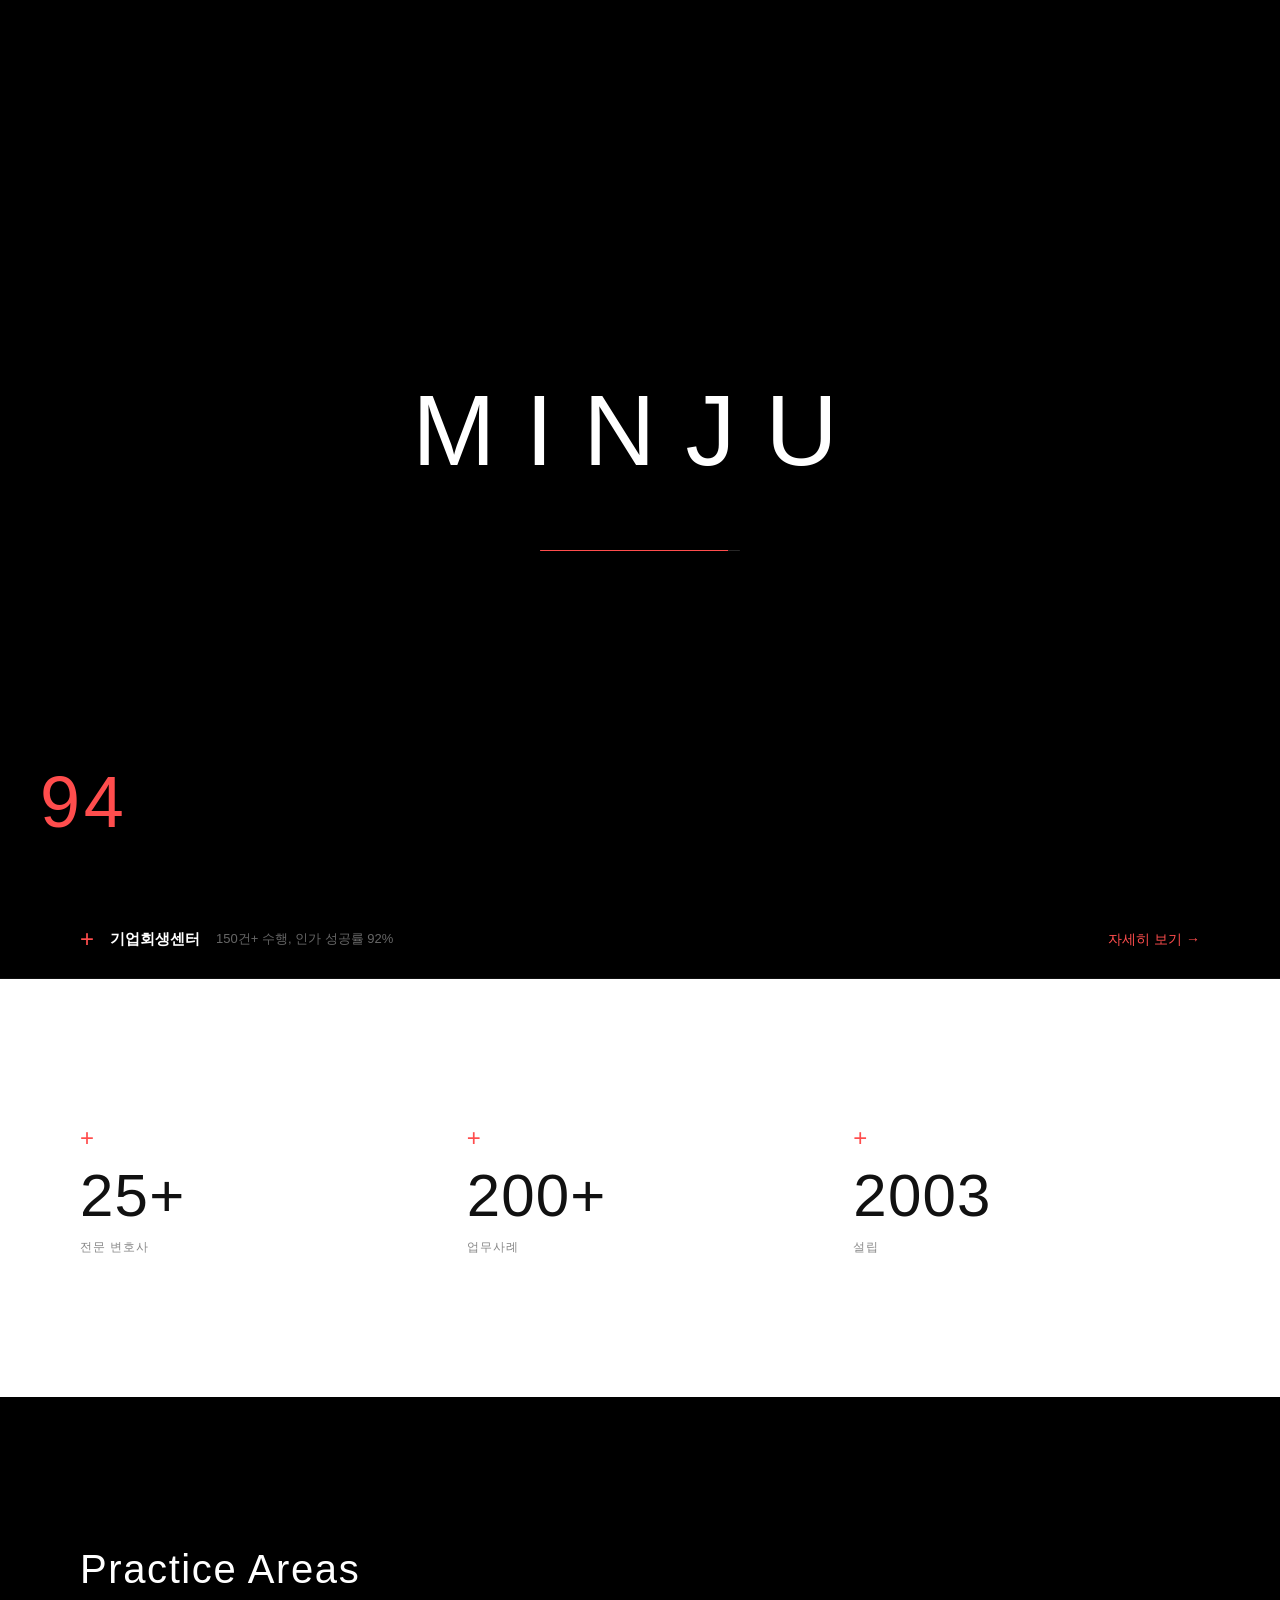
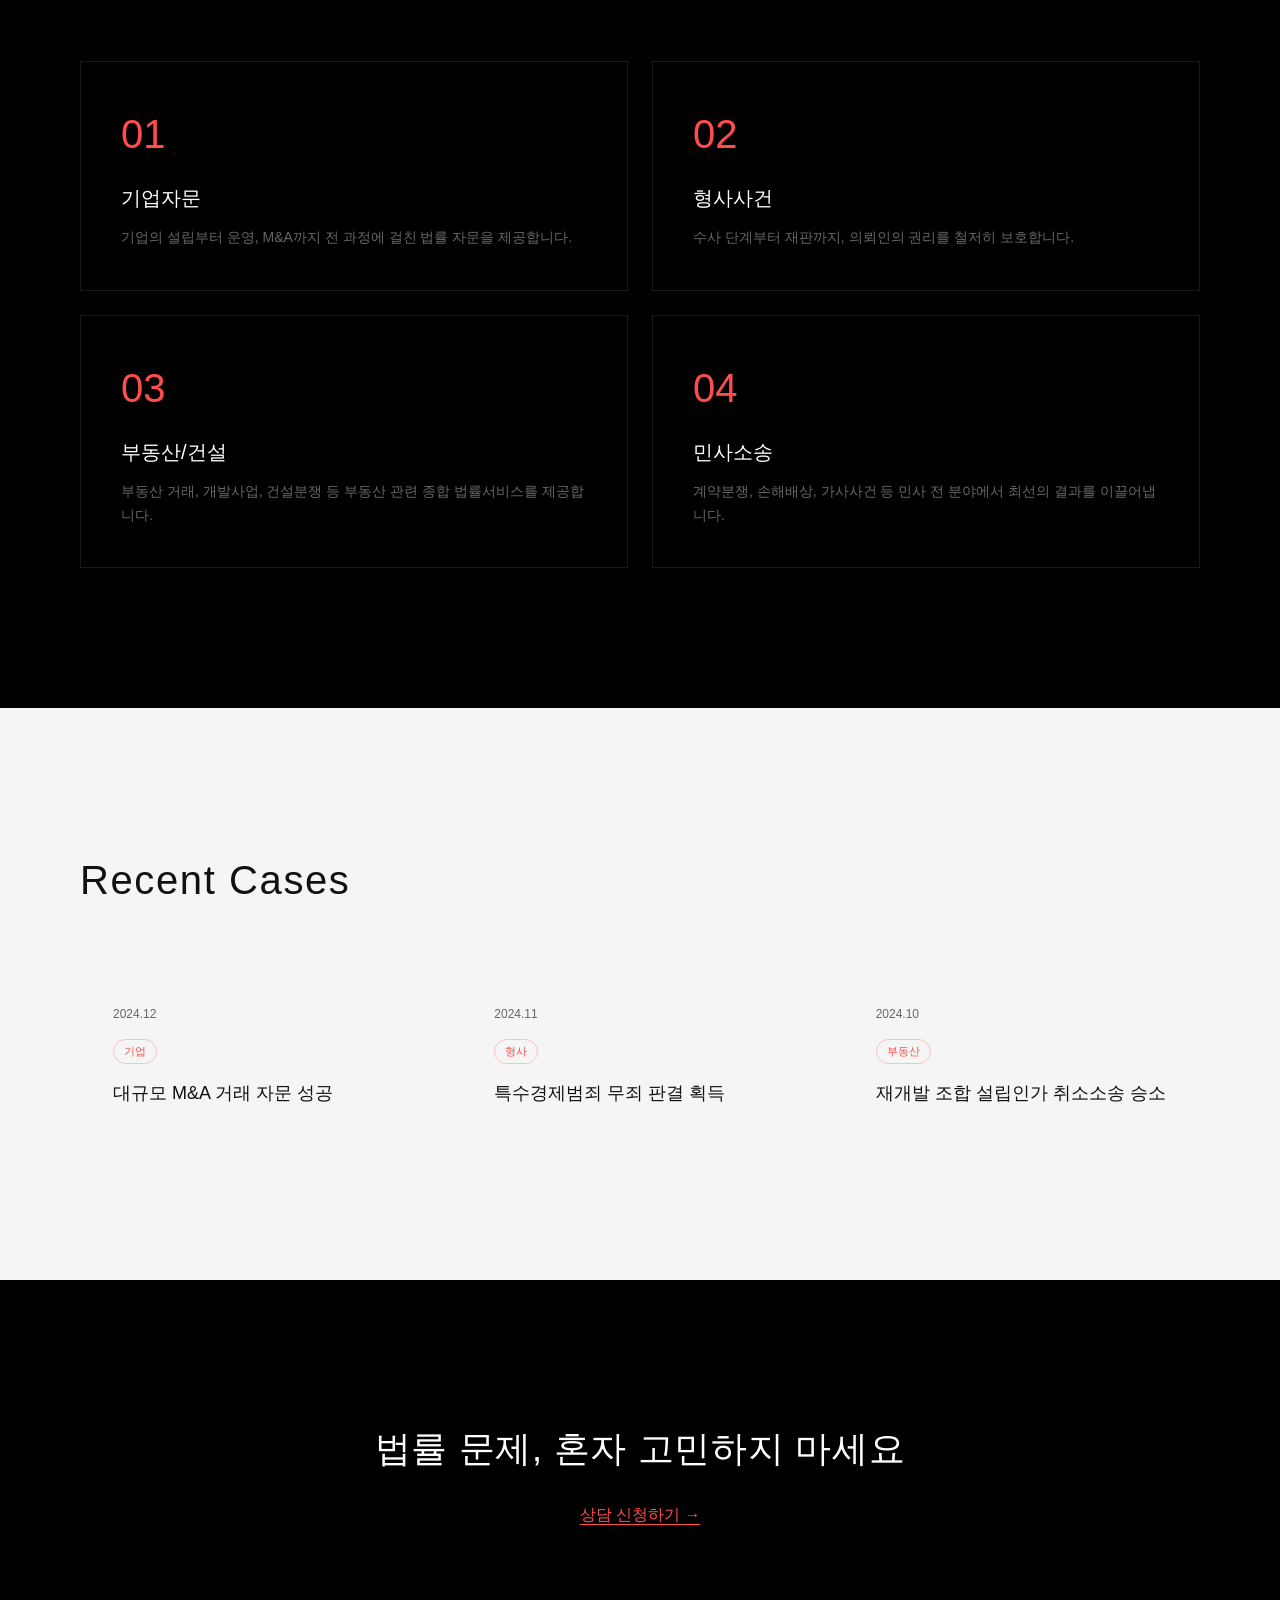
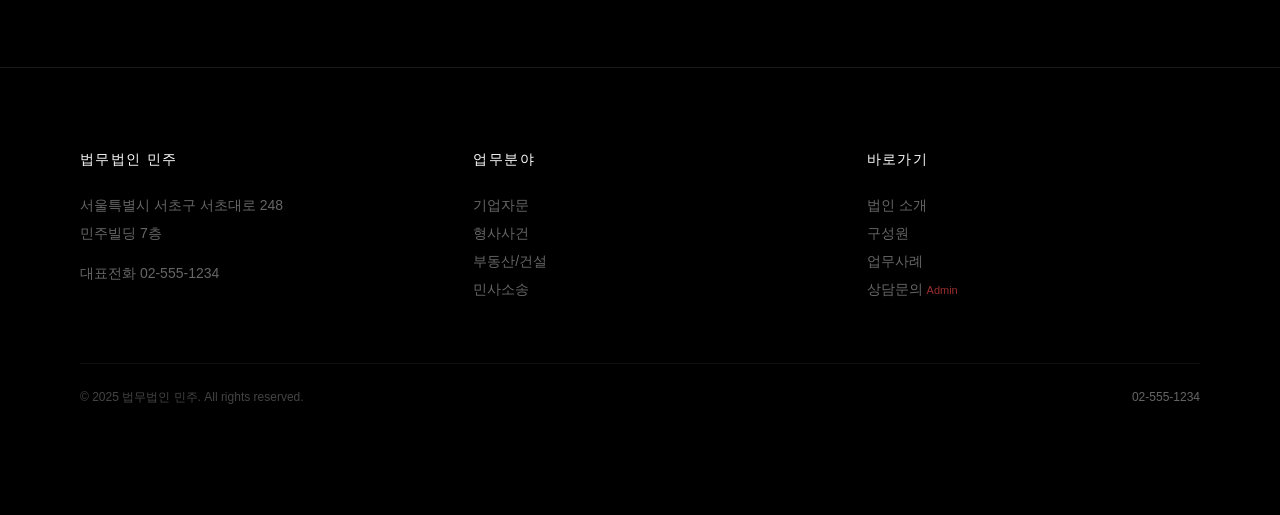
<file: index.html>
<!DOCTYPE html>
<html lang="ko">
<head>
<meta charset="UTF-8">
<meta name="viewport" content="width=device-width,initial-scale=1">
<title>MINJU | 법무법인 민주</title>
<link rel="stylesheet" href="style.css">
<style>
.index-hero{height:100vh;display:flex;flex-direction:column;align-items:center;justify-content:center;position:relative;text-align:center;overflow:hidden}
.hero-plus{position:absolute;top:80px;left:60px;font-size:120px;font-weight:100;color:#ff4d4d;line-height:1;user-select:none}
.hero-heading{font-size:80px;font-weight:200;letter-spacing:.08em;line-height:1.2}
.hero-heading-sub{font-size:80px;font-weight:200;letter-spacing:.08em;line-height:1.2;margin-top:4px}
.hero-search{position:absolute;bottom:160px;left:50%;transform:translateX(-50%);width:100%;max-width:480px;padding:0 20px}
.hero-search input{width:100%;padding:16px 28px;background:rgba(255,255,255,.05);border:1px solid rgba(255,255,255,.15);border-radius:100px;font-size:14px;color:#fff}
.hero-search input::placeholder{color:#666}
.hero-ai-link{text-align:center;margin-top:14px}
.hero-ai-link a{color:#ff4d4d;font-size:13px;text-decoration:underline;text-underline-offset:3px}
.hero-ai-link a:hover{color:#fff}
.index-body{padding-bottom:60px}
@media(max-width:768px){
  .hero-heading,.hero-heading-sub{font-size:40px}
  .hero-plus{font-size:72px;top:100px;left:20px}
  .hero-search{bottom:120px;max-width:90%}
}
@media(max-width:480px){
  .hero-heading,.hero-heading-sub{font-size:28px}
  .hero-plus{font-size:56px}
}
</style>
<style>
.loader{position:fixed;inset:0;background:#000;z-index:9999;display:flex;flex-direction:column;align-items:center;justify-content:center;transition:transform 1s cubic-bezier(0.76,0,0.24,1)}
.loader.done{transform:translateY(-100%);pointer-events:none}
.loader-text{font-size:100px;font-weight:200;letter-spacing:.3em;color:#fff;margin-bottom:40px;opacity:0;animation:loaderFadeIn .6s ease forwards}
.loader-bar-wrap{width:200px;position:relative}
.loader-bar-bg{width:100%;height:1px;background:rgba(255,255,255,.15);border-radius:1px;overflow:hidden}
.loader-bar-fill{height:100%;width:0;background:#ff4d4d;transition:width .05s linear}
.loader-counter{position:fixed;bottom:40px;left:40px;font-size:72px;font-weight:200;letter-spacing:.05em;color:#ff4d4d;font-variant-numeric:tabular-nums}
@keyframes loaderFadeIn{from{opacity:0;transform:translateY(12px)}to{opacity:1;transform:translateY(0)}}
@media(max-width:480px){.loader-text{font-size:48px;letter-spacing:.2em}.loader-bar-wrap{width:160px}}
</style>
<noscript><style>.reveal{opacity:1!important;transform:none!important}.loader{display:none!important}</style></noscript>
</head>
<body class="index-body">

<!-- LOADER -->
<div class="loader" id="loader">
  <div class="loader-text">MINJU</div>
  <div class="loader-bar-wrap">
    <div class="loader-bar-bg"><div class="loader-bar-fill" id="loaderFill"></div></div>
    <div class="loader-counter" id="loaderCount">0</div>
  </div>
</div>

<!-- NAV -->
<nav class="nav" id="nav">
  <a href="index.html" class="nav-logo">MINJU</a>
  <div class="nav-links">
    <a href="about.html">소개</a>
    <a href="practice.html">업무분야</a>
    <a href="recovery.html" style="color:#ff4d4d">기업회생센터</a>
    <a href="team.html">구성원</a>
    <a href="cases.html">업무사례</a>
    <a href="contact.html">상담문의</a>
    <a href="admin.html" style="color:#ff4d4d;font-size:11px;opacity:0.6">Admin</a>
  </div>
  <button class="hamburger" id="hamburger" aria-label="메뉴">
    <span></span><span></span><span></span>
  </button>
</nav>
<div class="mobile-menu" id="mobileMenu">
  <a href="about.html">소개</a>
  <a href="practice.html">업무분야</a>
    <a href="recovery.html" style="color:#ff4d4d">기업회생센터</a>
  <a href="team.html">구성원</a>
  <a href="cases.html">업무사례</a>
  <a href="contact.html">상담문의</a>
    <a href="admin.html" style="color:#ff4d4d;font-size:11px;opacity:0.6">Admin</a>
</div>

<!-- HERO -->
<section class="index-hero" style="background:linear-gradient(180deg,rgba(0,0,0,0.55) 0%,rgba(0,0,0,0.35) 40%,rgba(0,0,0,0.85) 100%),url(hero-bg.jpg) center/cover no-repeat;">
  <div class="hero-plus">+</div>
  <h1 class="hero-heading" style="position:relative;z-index:2">Your Trust.</h1>
  <p class="hero-heading-sub" style="position:relative;z-index:2">Our Commitment. Justice Delivered.</p>
  <div class="hero-search">
    <input type="text" placeholder="어떤 법률 문제가 있으신가요?">
    <div class="hero-ai-link"><a href="contact.html">상담 신청하기</a></div>
  </div>
  <div class="scroll-arrow">&#8595;</div>
</section>


<!-- 기업회생센터 배너 -->
<section style="padding:0;border-bottom:1px solid rgba(255,255,255,0.06)">
  <a href="recovery.html" class="recovery-banner-inner" style="display:flex;align-items:center;justify-content:space-between;padding:20px 40px;max-width:1200px;margin:0 auto;text-decoration:none;transition:background 0.3s" onmouseover="this.style.background='rgba(255,77,77,0.05)'" onmouseout="this.style.background='transparent'">
    <div style="display:flex;align-items:center;gap:16px">
      <span style="color:#ff4d4d;font-size:24px;font-weight:100">+</span>
      <span style="color:#fff;font-size:15px;font-weight:600">기업회생센터</span>
      <span style="color:#666;font-size:13px">150건+ 수행, 인가 성공률 92%</span>
    </div>
    <span style="color:#ff4d4d;font-size:14px">자세히 보기 &#8594;</span>
  </a>
</section>

<!-- STATS -->
<section class="section section-light">
  <div class="container">
    <div class="stats-grid reveal">
      <div class="stat-item">
        <div class="stat-plus">+</div>
        <div class="stat-number">25+</div>
        <div class="stat-label">전문 변호사</div>
      </div>
      <div class="stat-item">
        <div class="stat-plus">+</div>
        <div class="stat-number">200+</div>
        <div class="stat-label">업무사례</div>
      </div>
      <div class="stat-item">
        <div class="stat-plus">+</div>
        <div class="stat-number">2003</div>
        <div class="stat-label">설립</div>
      </div>
    </div>
  </div>
</section>

<!-- PRACTICE AREAS PREVIEW -->
<section class="section">
  <div class="container">
    <h2 class="section-title reveal">Practice Areas</h2>
    <div class="practice-grid">
      <div class="practice-card reveal">
        <div class="num">01</div>
        <h3>기업자문</h3>
        <p>기업의 설립부터 운영, M&amp;A까지 전 과정에 걸친 법률 자문을 제공합니다.</p>
      </div>
      <div class="practice-card reveal">
        <div class="num">02</div>
        <h3>형사사건</h3>
        <p>수사 단계부터 재판까지, 의뢰인의 권리를 철저히 보호합니다.</p>
      </div>
      <div class="practice-card reveal">
        <div class="num">03</div>
        <h3>부동산/건설</h3>
        <p>부동산 거래, 개발사업, 건설분쟁 등 부동산 관련 종합 법률서비스를 제공합니다.</p>
      </div>
      <div class="practice-card reveal">
        <div class="num">04</div>
        <h3>민사소송</h3>
        <p>계약분쟁, 손해배상, 가사사건 등 민사 전 분야에서 최선의 결과를 이끌어냅니다.</p>
      </div>
    </div>
  </div>
</section>

<!-- RECENT CASES -->
<section class="section section-gray">
  <div class="container">
    <h2 class="section-title reveal">Recent Cases</h2>
    <div class="cases-grid">
      <div class="case-card reveal">
        <div class="date">2024.12</div>
        <span class="case-tag">기업</span>
        <h3>대규모 M&amp;A 거래 자문 성공</h3>
      </div>
      <div class="case-card reveal">
        <div class="date">2024.11</div>
        <span class="case-tag">형사</span>
        <h3>특수경제범죄 무죄 판결 획득</h3>
      </div>
      <div class="case-card reveal">
        <div class="date">2024.10</div>
        <span class="case-tag">부동산</span>
        <h3>재개발 조합 설립인가 취소소송 승소</h3>
      </div>
    </div>
  </div>
</section>

<!-- CTA -->
<section class="cta-section reveal">
  <h2>법률 문제, 혼자 고민하지 마세요</h2>
  <a href="contact.html" class="cta-link">상담 신청하기 &rarr;</a>
</section>

<!-- FOOTER -->
<footer style="padding-bottom:48px;" class="footer">
  <div class="container">
    <div class="footer-grid">
      <div class="footer-col">
        <h4>법무법인 민주</h4>
        <p>서울특별시 서초구 서초대로 248<br>민주빌딩 7층</p>
        <p style="margin-top:12px">대표전화 02-555-1234</p>
      </div>
      <div class="footer-col">
        <h4>업무분야</h4>
        <ul>
          <li><a href="practice.html">기업자문</a></li>
          <li><a href="practice.html">형사사건</a></li>
          <li><a href="practice.html">부동산/건설</a></li>
          <li><a href="practice.html">민사소송</a></li>
        </ul>
      </div>
      <div class="footer-col">
        <h4>바로가기</h4>
        <ul>
          <li><a href="about.html">법인 소개</a></li>
          <li><a href="team.html">구성원</a></li>
          <li><a href="cases.html">업무사례</a></li>
          <li><a href="contact.html">상담문의</a>
    <a href="admin.html" style="color:#ff4d4d;font-size:11px;opacity:0.6">Admin</a></li>
        </ul>
      </div>
    </div>
    <div class="footer-bottom">
      <span>&copy; 2025 법무법인 민주. All rights reserved.</span>
      <a href="tel:02-555-1234">02-555-1234</a>
    </div>
  </div>
</footer>

<!-- BOTTOM BAR -->
<div class="bottom-bar">
  <a href="contact.html">온라인상담</a>
  <a href="#">카톡상담</a>
  <a href="tel:02-555-1234">전화상담</a>
</div>

<script>
// Loader
(function(){
  var fill=document.getElementById('loaderFill'),counter=document.getElementById('loaderCount'),loader=document.getElementById('loader');
  var progress=0,duration=2500,interval=25,steps=duration/interval,inc=100/steps;
  var timer=setInterval(function(){
    progress=Math.min(progress+inc+Math.random()*0.5,100);
    var p=Math.round(progress);
    fill.style.width=p+'%';
    counter.textContent=p;
    if(p>=100){clearInterval(timer);setTimeout(function(){loader.classList.add('done')},300)}
  },interval);
})();
// Nav scroll
window.addEventListener('scroll',()=>{document.getElementById('nav').classList.toggle('scrolled',window.scrollY>60)});
// Hamburger
const hb=document.getElementById('hamburger'),mm=document.getElementById('mobileMenu');
hb.addEventListener('click',()=>{hb.classList.toggle('active');mm.classList.toggle('active')});
mm.querySelectorAll('a').forEach(a=>a.addEventListener('click',()=>{hb.classList.remove('active');mm.classList.remove('active')}));
// Reveal
const obs=new IntersectionObserver((entries)=>{entries.forEach(e=>{if(e.isIntersecting){e.target.classList.add('visible');obs.unobserve(e.target)}})},{threshold:.15});
document.body.classList.add('js-loaded');document.querySelectorAll('.reveal').forEach(el=>obs.observe(el));
</script>

<!-- 하단 고정바 -->
<div style="position:fixed;bottom:0;left:0;right:0;display:flex;background:rgba(0,0,0,0.9);backdrop-filter:blur(8px);z-index:200;border-top:1px solid rgba(255,255,255,0.08);">
  <a href="contact.html" style="flex:1;text-align:center;padding:14px 0;color:#888;text-decoration:none;font-size:12px;font-weight:500;border-right:1px solid rgba(255,255,255,0.08);transition:color 0.2s;" onmouseover="this.style.color='#fff'" onmouseout="this.style.color='#888'">온라인상담</a>
  <a href="#" style="flex:1;text-align:center;padding:14px 0;color:#888;text-decoration:none;font-size:12px;font-weight:500;border-right:1px solid rgba(255,255,255,0.08);transition:color 0.2s;" onmouseover="this.style.color='#fff'" onmouseout="this.style.color='#888'">카톡상담</a>
  <a href="tel:02-585-2003" style="flex:1;text-align:center;padding:14px 0;color:#888;text-decoration:none;font-size:12px;font-weight:500;transition:color 0.2s;" onmouseover="this.style.color='#fff'" onmouseout="this.style.color='#888'">전화상담</a>
</div>

</body>
</html>
</file>
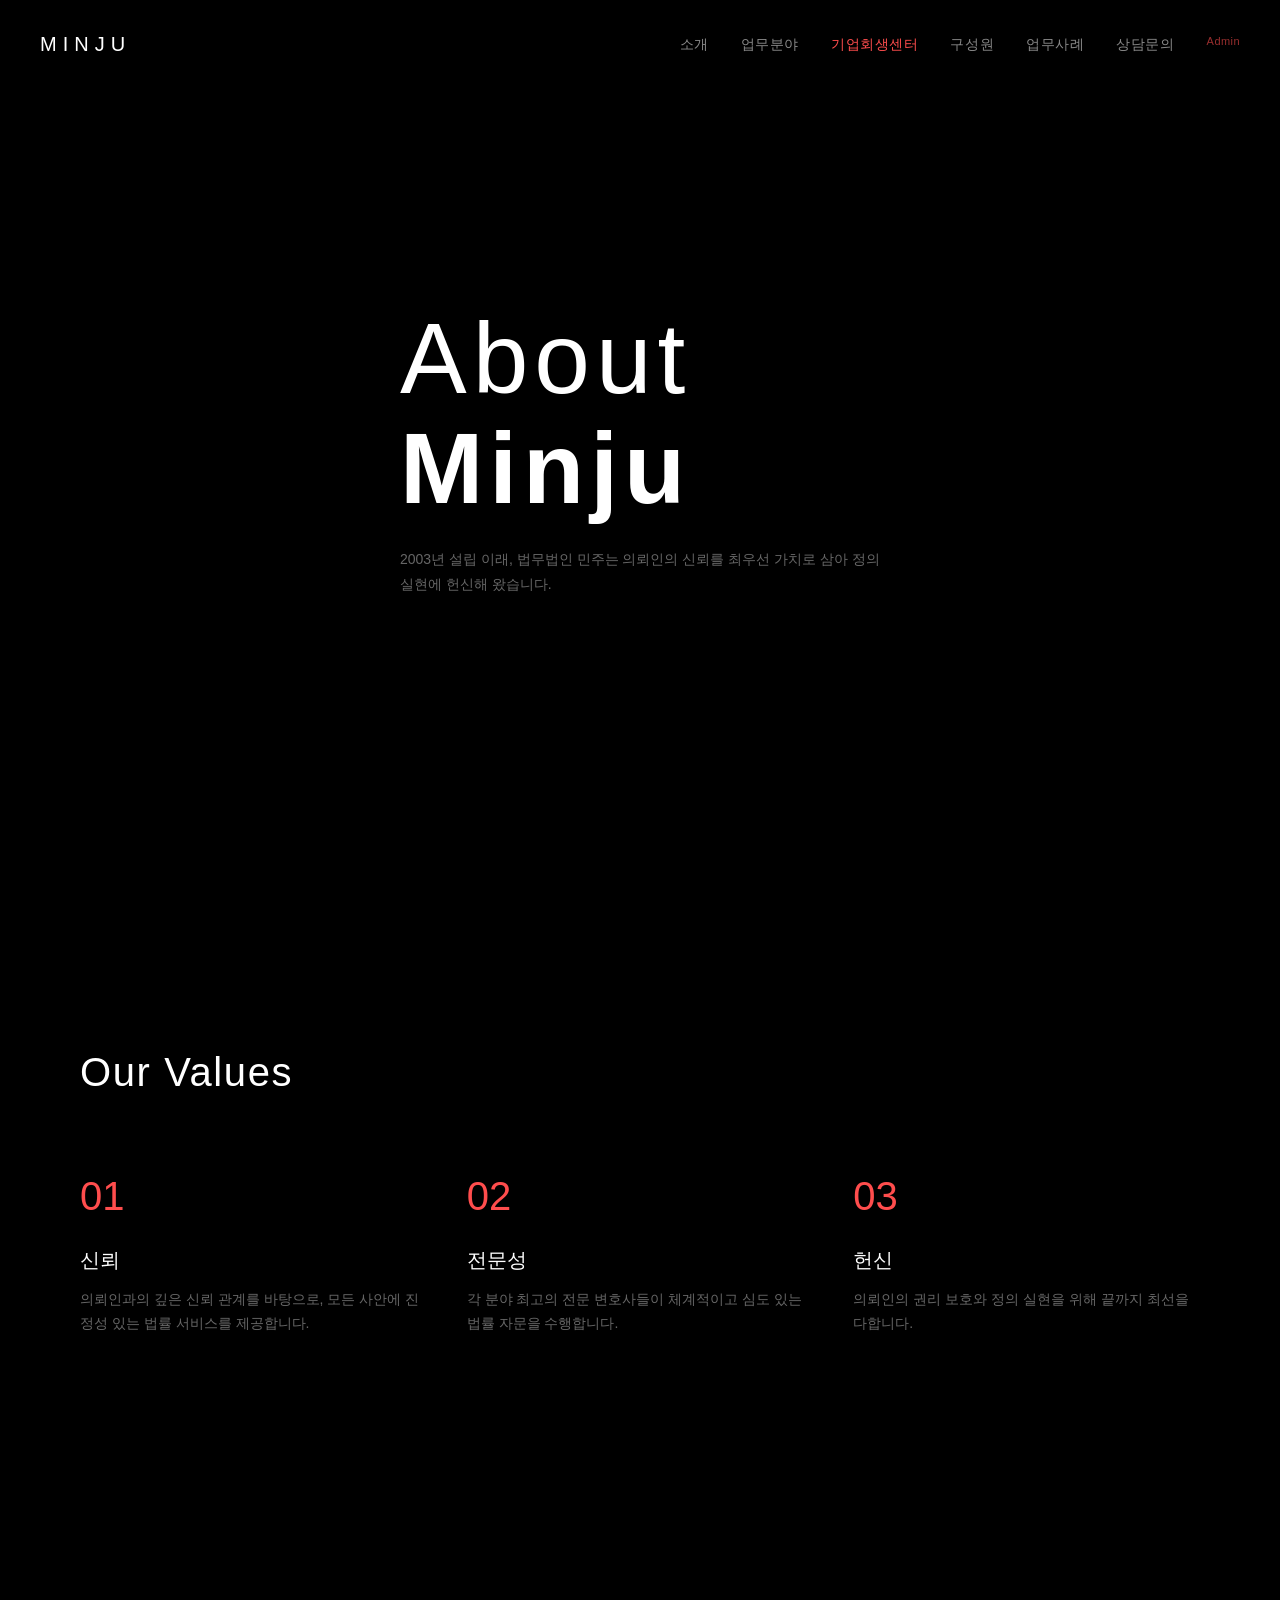
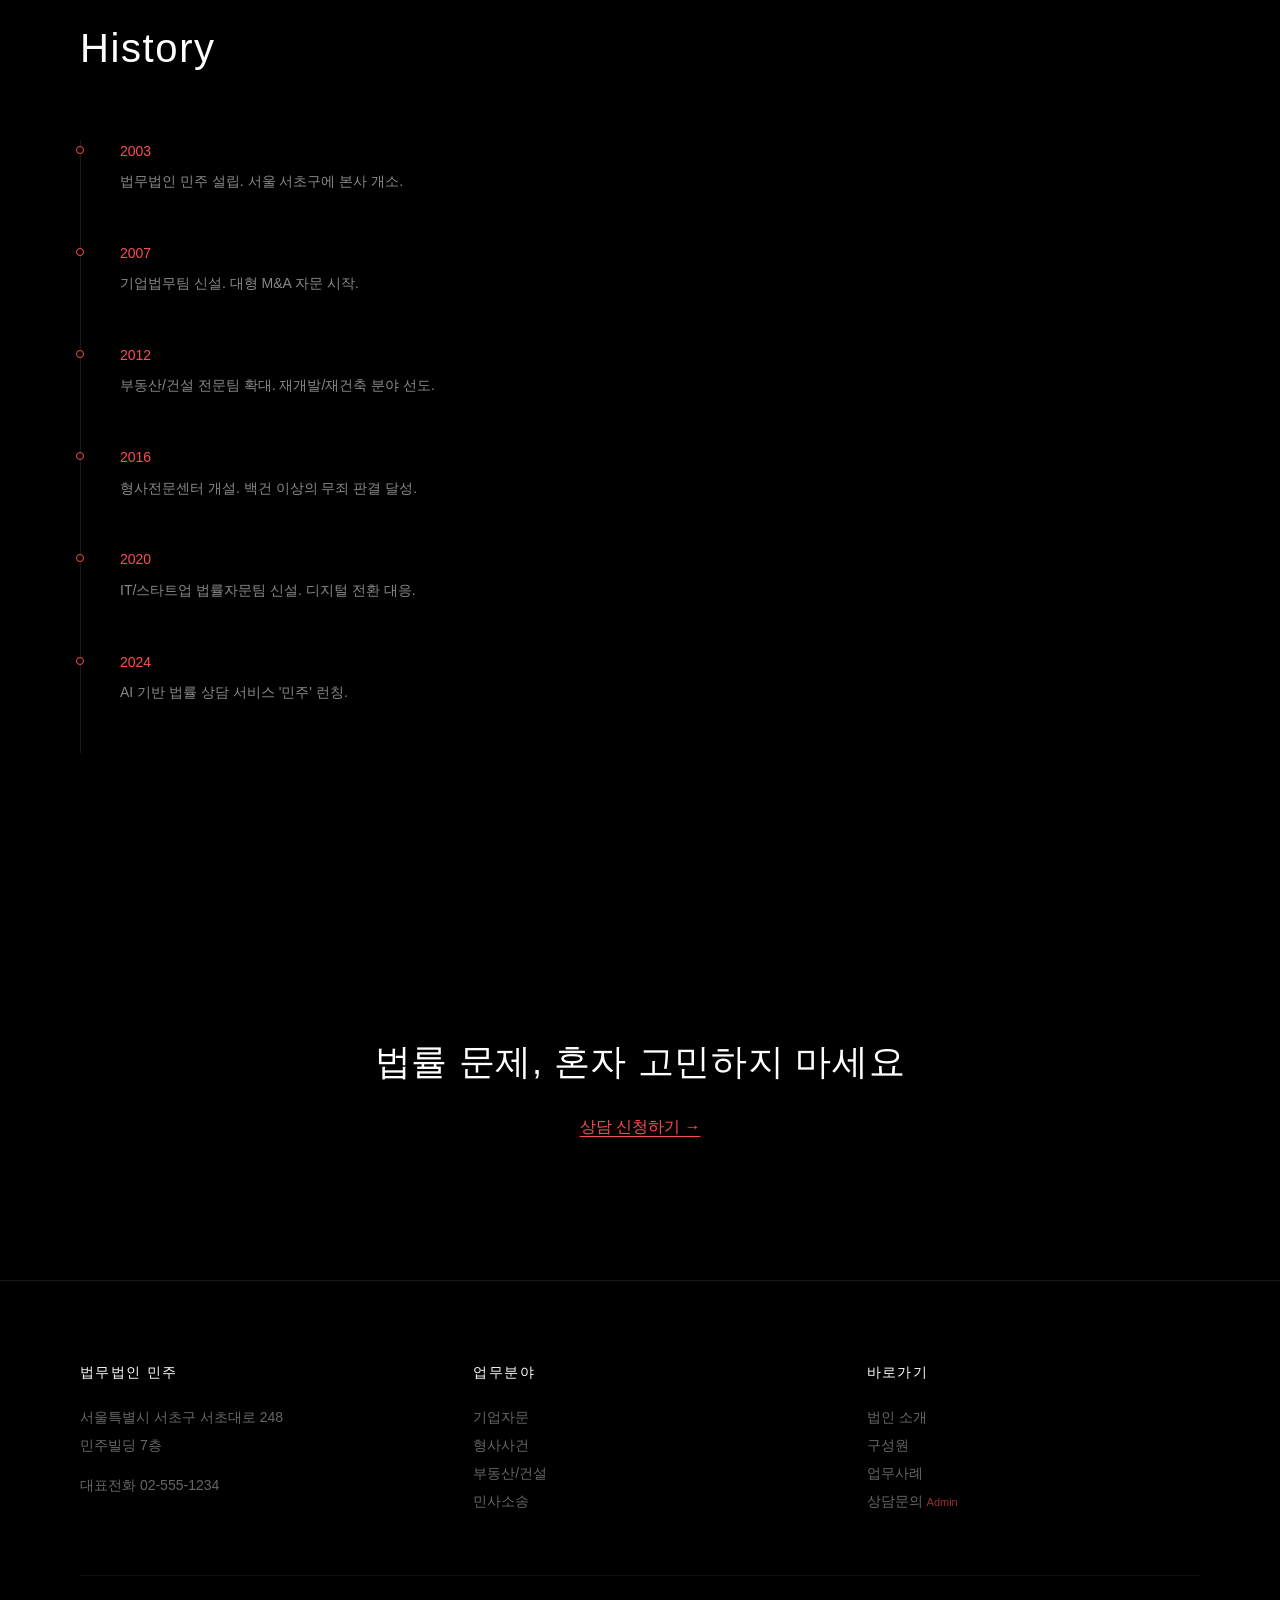
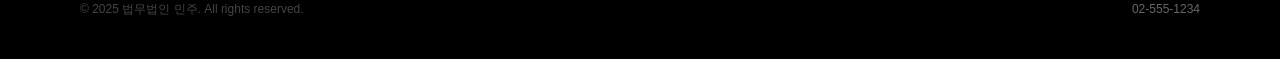
<file: about.html>
<!DOCTYPE html>
<html lang="ko">
<head>
<meta charset="UTF-8">
<meta name="viewport" content="width=device-width,initial-scale=1">
<title>소개 | MINJU</title>
<link rel="stylesheet" href="style.css">
<noscript><style>.reveal{opacity:1!important;transform:none!important}</style></noscript>
</head>
<body>

<!-- NAV -->
<nav class="nav" id="nav">
  <a href="index.html" class="nav-logo">MINJU</a>
  <div class="nav-links">
    <a href="about.html">소개</a>
    <a href="practice.html">업무분야</a>
    <a href="recovery.html" style="color:#ff4d4d">기업회생센터</a>
    <a href="team.html">구성원</a>
    <a href="cases.html">업무사례</a>
    <a href="contact.html">상담문의</a>
    <a href="admin.html" style="color:#ff4d4d;font-size:11px;opacity:0.6">Admin</a>
  </div>
  <button class="hamburger" id="hamburger" aria-label="메뉴">
    <span></span><span></span><span></span>
  </button>
</nav>
<div class="mobile-menu" id="mobileMenu">
  <a href="about.html">소개</a>
  <a href="practice.html">업무분야</a>
    <a href="recovery.html" style="color:#ff4d4d">기업회생센터</a>
  <a href="team.html">구성원</a>
  <a href="cases.html">업무사례</a>
  <a href="contact.html">상담문의</a>
    <a href="admin.html" style="color:#ff4d4d;font-size:11px;opacity:0.6">Admin</a>
</div>

<!-- HERO -->
<section class="hero">
  <div class="container">
    <h1 class="hero-title-light reveal">About</h1>
    <h1 class="hero-title-bold reveal">Minju</h1>
    <p class="hero-sub reveal">2003년 설립 이래, 법무법인 민주는 의뢰인의 신뢰를 최우선 가치로 삼아 정의 실현에 헌신해 왔습니다.</p>
  </div>
</section>

<!-- VALUES -->
<section class="section">
  <div class="container">
    <h2 class="section-title reveal">Our Values</h2>
    <div class="values-grid">
      <div class="value-item reveal">
        <div class="num">01</div>
        <h3>신뢰</h3>
        <p>의뢰인과의 깊은 신뢰 관계를 바탕으로, 모든 사안에 진정성 있는 법률 서비스를 제공합니다.</p>
      </div>
      <div class="value-item reveal">
        <div class="num">02</div>
        <h3>전문성</h3>
        <p>각 분야 최고의 전문 변호사들이 체계적이고 심도 있는 법률 자문을 수행합니다.</p>
      </div>
      <div class="value-item reveal">
        <div class="num">03</div>
        <h3>헌신</h3>
        <p>의뢰인의 권리 보호와 정의 실현을 위해 끝까지 최선을 다합니다.</p>
      </div>
    </div>
  </div>
</section>

<!-- TIMELINE -->
<section class="section">
  <div class="container">
    <h2 class="section-title reveal">History</h2>
    <div class="timeline reveal">
      <div class="timeline-item">
        <div class="timeline-year">2003</div>
        <div class="timeline-content">법무법인 민주 설립. 서울 서초구에 본사 개소.</div>
      </div>
      <div class="timeline-item">
        <div class="timeline-year">2007</div>
        <div class="timeline-content">기업법무팀 신설. 대형 M&amp;A 자문 시작.</div>
      </div>
      <div class="timeline-item">
        <div class="timeline-year">2012</div>
        <div class="timeline-content">부동산/건설 전문팀 확대. 재개발/재건축 분야 선도.</div>
      </div>
      <div class="timeline-item">
        <div class="timeline-year">2016</div>
        <div class="timeline-content">형사전문센터 개설. 백건 이상의 무죄 판결 달성.</div>
      </div>
      <div class="timeline-item">
        <div class="timeline-year">2020</div>
        <div class="timeline-content">IT/스타트업 법률자문팀 신설. 디지털 전환 대응.</div>
      </div>
      <div class="timeline-item">
        <div class="timeline-year">2024</div>
        <div class="timeline-content">AI 기반 법률 상담 서비스 '민주' 런칭.</div>
      </div>
    </div>
  </div>
</section>

<!-- CTA -->
<section class="cta-section reveal">
  <h2>법률 문제, 혼자 고민하지 마세요</h2>
  <a href="contact.html" class="cta-link">상담 신청하기 &rarr;</a>
</section>

<!-- FOOTER -->
<footer class="footer">
  <div class="container">
    <div class="footer-grid">
      <div class="footer-col">
        <h4>법무법인 민주</h4>
        <p>서울특별시 서초구 서초대로 248<br>민주빌딩 7층</p>
        <p style="margin-top:12px">대표전화 02-555-1234</p>
      </div>
      <div class="footer-col">
        <h4>업무분야</h4>
        <ul>
          <li><a href="practice.html">기업자문</a></li>
          <li><a href="practice.html">형사사건</a></li>
          <li><a href="practice.html">부동산/건설</a></li>
          <li><a href="practice.html">민사소송</a></li>
        </ul>
      </div>
      <div class="footer-col">
        <h4>바로가기</h4>
        <ul>
          <li><a href="about.html">법인 소개</a></li>
          <li><a href="team.html">구성원</a></li>
          <li><a href="cases.html">업무사례</a></li>
          <li><a href="contact.html">상담문의</a>
    <a href="admin.html" style="color:#ff4d4d;font-size:11px;opacity:0.6">Admin</a></li>
        </ul>
      </div>
    </div>
    <div class="footer-bottom">
      <span>&copy; 2025 법무법인 민주. All rights reserved.</span>
      <a href="tel:02-555-1234">02-555-1234</a>
    </div>
  </div>
</footer>

<script>
window.addEventListener('scroll',()=>{document.getElementById('nav').classList.toggle('scrolled',window.scrollY>60)});
const hb=document.getElementById('hamburger'),mm=document.getElementById('mobileMenu');
hb.addEventListener('click',()=>{hb.classList.toggle('active');mm.classList.toggle('active')});
mm.querySelectorAll('a').forEach(a=>a.addEventListener('click',()=>{hb.classList.remove('active');mm.classList.remove('active')}));
const obs=new IntersectionObserver((entries)=>{entries.forEach(e=>{if(e.isIntersecting){e.target.classList.add('visible');obs.unobserve(e.target)}})},{threshold:.15});
document.body.classList.add('js-loaded');document.querySelectorAll('.reveal').forEach(el=>obs.observe(el));
</script>
</body>
</html>
</file>
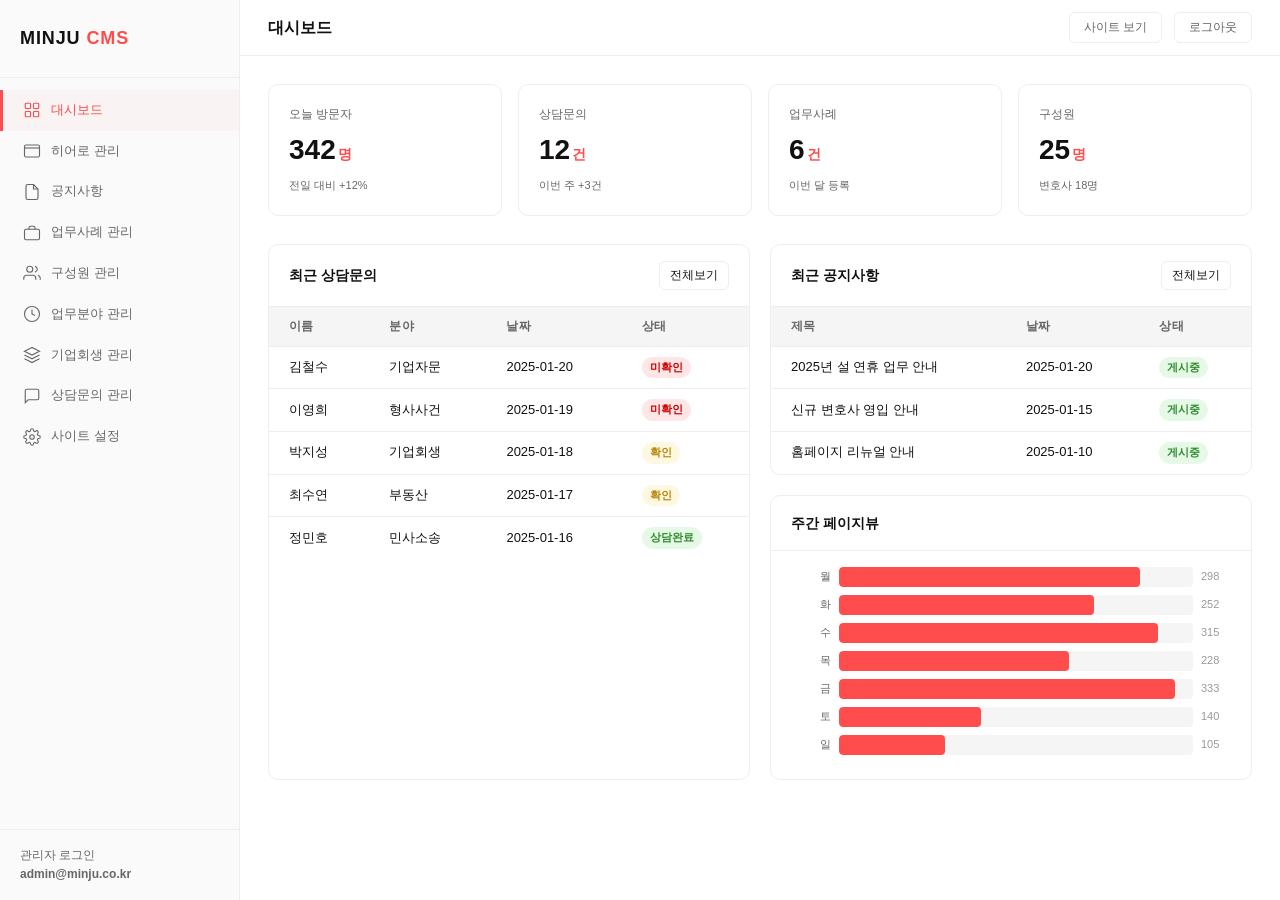
<file: admin.html>
<!DOCTYPE html>
<html lang="ko">
<head>
<meta charset="UTF-8">
<meta name="viewport" content="width=device-width,initial-scale=1">
<title>MINJU Admin | CMS</title>
<style>
*{margin:0;padding:0;box-sizing:border-box}
:root{--red:#ff4d4d;--bg:#fff;--sidebar:#fafafa;--border:#eee;--text:#111;--gray:#666;--light:#f5f5f5}
body{font-family:-apple-system,BlinkMacSystemFont,'Segoe UI',Roboto,sans-serif;background:var(--bg);color:var(--text);font-size:14px;line-height:1.6}
a{color:inherit;text-decoration:none}
button{cursor:pointer;font-family:inherit}
input,textarea,select{font-family:inherit;font-size:14px}

/* Layout */
.sidebar{position:fixed;top:0;left:0;width:240px;height:100vh;background:var(--sidebar);border-right:1px solid var(--border);display:flex;flex-direction:column;z-index:100;transition:transform .3s}
.sidebar-logo{padding:24px 20px;font-size:18px;font-weight:700;letter-spacing:.05em;border-bottom:1px solid var(--border)}
.sidebar-logo span{color:var(--red)}
.sidebar-nav{flex:1;padding:12px 0;overflow-y:auto}
.sidebar-item{display:flex;align-items:center;padding:10px 20px;gap:10px;color:var(--gray);font-size:13px;font-weight:500;transition:all .15s;cursor:pointer;border-left:3px solid transparent}
.sidebar-item:hover{background:#f0f0f0;color:var(--text)}
.sidebar-item.active{color:var(--red);border-left-color:var(--red);background:rgba(255,77,77,.04)}
.sidebar-item svg{width:18px;height:18px;flex-shrink:0}
.sidebar-user{padding:16px 20px;border-top:1px solid var(--border);font-size:12px;color:var(--gray)}

.main{margin-left:240px;min-height:100vh}
.topbar{height:56px;border-bottom:1px solid var(--border);display:flex;align-items:center;justify-content:space-between;padding:0 28px;background:#fff;position:sticky;top:0;z-index:50}
.topbar-title{font-size:16px;font-weight:600}
.topbar-actions{display:flex;align-items:center;gap:12px}
.topbar-btn{padding:6px 14px;border:1px solid var(--border);border-radius:6px;background:#fff;font-size:12px;color:var(--gray);transition:all .15s}
.topbar-btn:hover{border-color:var(--red);color:var(--red)}
.hamburger-admin{display:none;background:none;border:none;padding:4px;cursor:pointer}
.hamburger-admin span{display:block;width:20px;height:2px;background:var(--text);margin:4px 0}

.content{padding:28px}

/* Cards */
.kpi-grid{display:grid;grid-template-columns:repeat(4,1fr);gap:16px;margin-bottom:28px}
.kpi-card{background:#fff;border:1px solid var(--border);border-radius:10px;padding:20px;transition:box-shadow .2s}
.kpi-card:hover{box-shadow:0 2px 12px rgba(0,0,0,.06)}
.kpi-label{font-size:12px;color:var(--gray);margin-bottom:4px}
.kpi-value{font-size:28px;font-weight:700}
.kpi-value span{color:var(--red)}
.kpi-sub{font-size:11px;color:var(--gray);margin-top:4px}

/* Table */
.panel{background:#fff;border:1px solid var(--border);border-radius:10px;margin-bottom:20px;overflow:hidden}
.panel-head{display:flex;align-items:center;justify-content:space-between;padding:16px 20px;border-bottom:1px solid var(--border)}
.panel-title{font-size:14px;font-weight:600}
table{width:100%;border-collapse:collapse}
th,td{text-align:left;padding:10px 20px;font-size:13px;border-bottom:1px solid var(--border)}
th{background:var(--light);color:var(--gray);font-weight:600;font-size:12px;text-transform:uppercase;letter-spacing:.03em}
tr:last-child td{border-bottom:none}
tr:hover td{background:rgba(255,77,77,.02)}

/* Buttons */
.btn{display:inline-flex;align-items:center;gap:6px;padding:8px 16px;border-radius:6px;font-size:13px;font-weight:500;border:none;transition:all .15s}
.btn-red{background:var(--red);color:#fff}
.btn-red:hover{background:#e63e3e}
.btn-outline{background:#fff;border:1px solid var(--border);color:var(--text)}
.btn-outline:hover{border-color:var(--red);color:var(--red)}
.btn-sm{padding:5px 10px;font-size:12px}
.btn-ghost{background:none;border:none;color:var(--gray);padding:4px 8px;font-size:12px}
.btn-ghost:hover{color:var(--red)}

/* Status */
.badge{display:inline-block;padding:2px 8px;border-radius:20px;font-size:11px;font-weight:600}
.badge-green{background:#e6f9e6;color:#2d8a2d}
.badge-yellow{background:#fff8e0;color:#b8860b}
.badge-gray{background:#f0f0f0;color:#666}
.badge-red{background:#ffe6e6;color:#cc0000}

/* Chart bar */
.chart-bar-wrap{display:flex;align-items:center;gap:8px;margin-bottom:8px}
.chart-bar-label{width:40px;font-size:11px;color:var(--gray);text-align:right;flex-shrink:0}
.chart-bar{height:20px;background:var(--light);border-radius:4px;flex:1;overflow:hidden}
.chart-bar-fill{height:100%;background:var(--red);border-radius:4px;transition:width .6s}

/* Grid layouts */
.grid-2{display:grid;grid-template-columns:1fr 1fr;gap:20px}
.grid-3{display:grid;grid-template-columns:repeat(3,1fr);gap:16px}
.grid-4{display:grid;grid-template-columns:repeat(4,1fr);gap:16px}

/* Cards for members/cases */
.card{background:#fff;border:1px solid var(--border);border-radius:10px;padding:16px;transition:box-shadow .2s}
.card:hover{box-shadow:0 2px 8px rgba(0,0,0,.06)}
.card-img{width:100%;height:140px;background:var(--light);border-radius:6px;margin-bottom:12px;display:flex;align-items:center;justify-content:center;color:#ccc;font-size:12px}
.card-tag{display:inline-block;padding:2px 8px;background:rgba(255,77,77,.08);color:var(--red);border-radius:4px;font-size:11px;font-weight:600;margin-bottom:6px}
.card-title{font-size:14px;font-weight:600;margin-bottom:4px}
.card-desc{font-size:12px;color:var(--gray);line-height:1.5}
.card-date{font-size:11px;color:#aaa;margin-top:8px}
.card-actions{display:flex;gap:6px;margin-top:10px}

/* Member card */
.member-card{text-align:center;padding:20px 16px}
.member-photo{width:72px;height:72px;border-radius:50%;background:var(--light);margin:0 auto 12px;display:flex;align-items:center;justify-content:center;color:#ccc;font-size:11px}
.member-name{font-size:14px;font-weight:600;margin-bottom:2px}
.member-title{font-size:12px;color:var(--gray)}
.member-field{font-size:11px;color:var(--red);margin-top:4px}

/* Form */
.form-group{margin-bottom:16px}
.form-label{display:block;font-size:12px;font-weight:600;color:var(--gray);margin-bottom:6px}
.form-input{width:100%;padding:10px 12px;border:1px solid var(--border);border-radius:6px;font-size:14px;transition:border-color .15s;background:#fff}
.form-input:focus{outline:none;border-color:var(--red)}
textarea.form-input{min-height:100px;resize:vertical}
.form-row{display:flex;gap:12px}
.form-row .form-group{flex:1}

/* Preview */
.hero-preview{width:100%;height:200px;background:linear-gradient(rgba(0,0,0,.4),rgba(0,0,0,.6)),var(--light);border-radius:8px;display:flex;align-items:center;justify-content:center;color:#999;font-size:13px;margin-bottom:16px;position:relative;overflow:hidden}

/* List item (practice areas) */
.list-item{display:flex;align-items:center;gap:12px;padding:12px 16px;border-bottom:1px solid var(--border)}
.list-item:last-child{border-bottom:none}
.list-num{width:32px;height:32px;border-radius:50%;background:var(--light);display:flex;align-items:center;justify-content:center;font-size:12px;font-weight:700;color:var(--gray);flex-shrink:0}
.list-body{flex:1;min-width:0}
.list-body h4{font-size:14px;font-weight:600}
.list-body p{font-size:12px;color:var(--gray);margin-top:2px}
.list-actions{display:flex;gap:4px;flex-shrink:0}
.arrow-btn{width:28px;height:28px;border:1px solid var(--border);border-radius:4px;background:#fff;display:flex;align-items:center;justify-content:center;font-size:14px;cursor:pointer;color:var(--gray);transition:all .15s}
.arrow-btn:hover{border-color:var(--red);color:var(--red)}

/* FAQ */
.faq-item{border:1px solid var(--border);border-radius:8px;margin-bottom:10px;overflow:hidden}
.faq-head{display:flex;align-items:center;justify-content:space-between;padding:12px 16px;cursor:pointer;font-size:13px;font-weight:600}
.faq-body{padding:0 16px 12px;font-size:13px;color:var(--gray);display:none}
.faq-item.open .faq-body{display:block}

/* Modal */
.modal-overlay{position:fixed;inset:0;background:rgba(0,0,0,.4);z-index:500;display:none;align-items:center;justify-content:center;backdrop-filter:blur(2px)}
.modal-overlay.show{display:flex}
.modal{background:#fff;border-radius:12px;width:90%;max-width:560px;max-height:80vh;overflow-y:auto;box-shadow:0 20px 60px rgba(0,0,0,.15)}
.modal-header{display:flex;align-items:center;justify-content:space-between;padding:20px 24px;border-bottom:1px solid var(--border)}
.modal-header h3{font-size:16px;font-weight:600}
.modal-close{width:32px;height:32px;border:none;background:var(--light);border-radius:50%;font-size:18px;display:flex;align-items:center;justify-content:center;cursor:pointer;color:var(--gray)}
.modal-close:hover{background:var(--red);color:#fff}
.modal-body{padding:24px}
.modal-footer{padding:16px 24px;border-top:1px solid var(--border);display:flex;gap:8px;justify-content:flex-end}

/* Responsive */
@media(max-width:1024px){
  .kpi-grid{grid-template-columns:repeat(2,1fr)}
  .grid-4{grid-template-columns:repeat(2,1fr)}
  .grid-3{grid-template-columns:repeat(2,1fr)}
}
@media(max-width:768px){
  .sidebar{transform:translateX(-100%)}
  .sidebar.open{transform:translateX(0)}
  .main{margin-left:0}
  .hamburger-admin{display:block}
  .kpi-grid{grid-template-columns:1fr 1fr}
  .grid-2{grid-template-columns:1fr}
  .grid-3{grid-template-columns:1fr}
  .grid-4{grid-template-columns:1fr 1fr}
  .content{padding:20px 16px}
  .form-row{flex-direction:column;gap:0}
}
@media(max-width:480px){
  .kpi-grid{grid-template-columns:1fr}
  .grid-4{grid-template-columns:1fr}
}
</style>
</head>
<body>

<!-- Sidebar -->
<aside class="sidebar" id="sidebar">
  <div class="sidebar-logo">MINJU <span>CMS</span></div>
  <nav class="sidebar-nav">
    <div class="sidebar-item active" data-page="dashboard" onclick="navigate('dashboard')">
      <svg viewBox="0 0 24 24" fill="none" stroke="currentColor" stroke-width="1.5"><rect x="3" y="3" width="7" height="7" rx="1"/><rect x="14" y="3" width="7" height="7" rx="1"/><rect x="3" y="14" width="7" height="7" rx="1"/><rect x="14" y="14" width="7" height="7" rx="1"/></svg>
      대시보드
    </div>
    <div class="sidebar-item" data-page="hero" onclick="navigate('hero')">
      <svg viewBox="0 0 24 24" fill="none" stroke="currentColor" stroke-width="1.5"><rect x="2" y="4" width="20" height="16" rx="2"/><path d="M2 8h20"/></svg>
      히어로 관리
    </div>
    <div class="sidebar-item" data-page="notices" onclick="navigate('notices')">
      <svg viewBox="0 0 24 24" fill="none" stroke="currentColor" stroke-width="1.5"><path d="M14 2H6a2 2 0 00-2 2v16a2 2 0 002 2h12a2 2 0 002-2V8z"/><path d="M14 2v6h6"/></svg>
      공지사항
    </div>
    <div class="sidebar-item" data-page="cases" onclick="navigate('cases')">
      <svg viewBox="0 0 24 24" fill="none" stroke="currentColor" stroke-width="1.5"><path d="M20 7H4a2 2 0 00-2 2v10a2 2 0 002 2h16a2 2 0 002-2V9a2 2 0 00-2-2z"/><path d="M16 7V5a2 2 0 00-2-2h-4a2 2 0 00-2 2v2"/></svg>
      업무사례 관리
    </div>
    <div class="sidebar-item" data-page="members" onclick="navigate('members')">
      <svg viewBox="0 0 24 24" fill="none" stroke="currentColor" stroke-width="1.5"><path d="M17 21v-2a4 4 0 00-4-4H5a4 4 0 00-4 4v2"/><circle cx="9" cy="7" r="4"/><path d="M23 21v-2a4 4 0 00-3-3.87"/><path d="M16 3.13a4 4 0 010 7.75"/></svg>
      구성원 관리
    </div>
    <div class="sidebar-item" data-page="practice" onclick="navigate('practice')">
      <svg viewBox="0 0 24 24" fill="none" stroke="currentColor" stroke-width="1.5"><circle cx="12" cy="12" r="10"/><path d="M12 6v6l4 2"/></svg>
      업무분야 관리
    </div>
    <div class="sidebar-item" data-page="recovery" onclick="navigate('recovery')">
      <svg viewBox="0 0 24 24" fill="none" stroke="currentColor" stroke-width="1.5"><path d="M12 2L2 7l10 5 10-5-10-5z"/><path d="M2 17l10 5 10-5"/><path d="M2 12l10 5 10-5"/></svg>
      기업회생 관리
    </div>
    <div class="sidebar-item" data-page="consult" onclick="navigate('consult')">
      <svg viewBox="0 0 24 24" fill="none" stroke="currentColor" stroke-width="1.5"><path d="M21 15a2 2 0 01-2 2H7l-4 4V5a2 2 0 012-2h14a2 2 0 012 2z"/></svg>
      상담문의 관리
    </div>
    <div class="sidebar-item" data-page="settings" onclick="navigate('settings')">
      <svg viewBox="0 0 24 24" fill="none" stroke="currentColor" stroke-width="1.5"><circle cx="12" cy="12" r="3"/><path d="M19.4 15a1.65 1.65 0 00.33 1.82l.06.06a2 2 0 010 2.83 2 2 0 01-2.83 0l-.06-.06a1.65 1.65 0 00-1.82-.33 1.65 1.65 0 00-1 1.51V21a2 2 0 01-4 0v-.09A1.65 1.65 0 009 19.4a1.65 1.65 0 00-1.82.33l-.06.06a2 2 0 01-2.83-2.83l.06-.06A1.65 1.65 0 004.68 15a1.65 1.65 0 00-1.51-1H3a2 2 0 010-4h.09A1.65 1.65 0 004.6 9a1.65 1.65 0 00-.33-1.82l-.06-.06a2 2 0 012.83-2.83l.06.06A1.65 1.65 0 009 4.68a1.65 1.65 0 001-1.51V3a2 2 0 014 0v.09a1.65 1.65 0 001 1.51 1.65 1.65 0 001.82-.33l.06-.06a2 2 0 012.83 2.83l-.06.06A1.65 1.65 0 0019.4 9a1.65 1.65 0 001.51 1H21a2 2 0 010 4h-.09a1.65 1.65 0 00-1.51 1z"/></svg>
      사이트 설정
    </div>
  </nav>
  <div class="sidebar-user">
    관리자 로그인<br><strong>admin@minju.co.kr</strong>
  </div>
</aside>

<!-- Main -->
<div class="main" id="main">
  <div class="topbar">
    <div style="display:flex;align-items:center;gap:12px">
      <button class="hamburger-admin" id="hambtn" onclick="document.getElementById('sidebar').classList.toggle('open')">
        <span></span><span></span><span></span>
      </button>
      <div class="topbar-title" id="pageTitle">대시보드</div>
    </div>
    <div class="topbar-actions">
      <button class="topbar-btn" onclick="window.open('index.html','_blank')">사이트 보기</button>
      <button class="topbar-btn">로그아웃</button>
    </div>
  </div>

  <div class="content" id="content">
    <!-- Pages rendered by JS -->
  </div>
</div>

<!-- Modal -->
<div class="modal-overlay" id="modalOverlay" onclick="if(event.target===this)closeModal()">
  <div class="modal">
    <div class="modal-header">
      <h3 id="modalTitle">편집</h3>
      <button class="modal-close" onclick="closeModal()">x</button>
    </div>
    <div class="modal-body" id="modalBody"></div>
    <div class="modal-footer" id="modalFooter"></div>
  </div>
</div>

<script>
// ===== DATA =====
var data = {
  notices: [
    {id:1,title:'2025년 설 연휴 업무 안내',date:'2025-01-20',status:'게시중',views:234,content:'설 연휴 기간(1/28~1/30) 업무가 중단됩니다. 긴급 상담은 대표번호로 연락 바랍니다.'},
    {id:2,title:'신규 변호사 영입 안내',date:'2025-01-15',status:'게시중',views:189,content:'기업자문 분야 전문 김민수 변호사가 새롭게 합류하였습니다.'},
    {id:3,title:'홈페이지 리뉴얼 안내',date:'2025-01-10',status:'게시중',views:312,content:'법무법인 민주 홈페이지가 새롭게 리뉴얼되었습니다.'},
    {id:4,title:'기업회생 무료상담 안내',date:'2025-01-05',status:'임시저장',views:0,content:'기업회생 무료상담을 진행합니다. 자세한 내용은 상담문의를 이용해주세요.'},
    {id:5,title:'2024년 연말 업무 실적',date:'2024-12-30',status:'게시중',views:456,content:'2024년 한 해 동안의 법무법인 민주 업무 실적을 공유합니다.'}
  ],
  cases: [
    {id:1,tag:'기업자문',title:'대규모 M&A 거래 자문 성공',desc:'500억원 규모 M&A 거래에서 매수측 법률 자문을 성공적으로 수행',date:'2024-12'},
    {id:2,tag:'형사',title:'특수경제범죄 무죄 판결 획득',desc:'횡령 혐의 사건에서 무죄 판결을 이끌어내 의뢰인의 무고함을 입증',date:'2024-11'},
    {id:3,tag:'부동산',title:'재개발 조합 설립인가 취소소송 승소',desc:'재개발 조합 설립인가 취소소송에서 승소하여 주민 권익 보호',date:'2024-10'},
    {id:4,tag:'민사',title:'대여금 반환 청구 전액 승소',desc:'10억원 규모 대여금 반환 청구 소송에서 전액 승소 판결',date:'2024-09'},
    {id:5,tag:'기업회생',title:'중견기업 회생 인가 결정',desc:'매출 200억 중견 제조업체의 기업회생 인가 결정을 이끌어냄',date:'2024-08'},
    {id:6,tag:'노동',title:'부당해고 구제 신청 인용',desc:'부당해고 구제신청에서 인용 결정을 받아 근로자 권리 회복',date:'2024-07'}
  ],
  members: [
    {id:1,name:'박민주',title:'대표변호사',field:'기업자문/M&A'},
    {id:2,name:'김서진',title:'수석변호사',field:'기업회생/파산'},
    {id:3,name:'이정훈',title:'파트너변호사',field:'형사사건'},
    {id:4,name:'최은영',title:'파트너변호사',field:'부동산/건설'},
    {id:5,name:'정대한',title:'시니어변호사',field:'민사소송'},
    {id:6,name:'한수민',title:'시니어변호사',field:'노동/고용'},
    {id:7,name:'오재원',title:'변호사',field:'가사/상속'},
    {id:8,name:'윤지혜',title:'변호사',field:'행정/공법'}
  ],
  practice: [
    {id:1,title:'기업자문',desc:'기업의 설립부터 운영, M&A까지 전 과정 법률 자문'},
    {id:2,title:'형사사건',desc:'수사 단계부터 재판까지 의뢰인 권리 보호'},
    {id:3,title:'부동산/건설',desc:'부동산 거래, 개발사업, 건설분쟁 종합 서비스'},
    {id:4,title:'민사소송',desc:'계약분쟁, 손해배상, 가사사건 등 민사 전 분야'},
    {id:5,title:'기업회생/파산',desc:'기업회생, 파산, 워크아웃 전문'},
    {id:6,title:'노동/고용',desc:'노동법 자문, 부당해고, 산업재해 대응'},
    {id:7,title:'가사/상속',desc:'이혼, 양육권, 상속 및 유류분 분쟁'},
    {id:8,title:'행정/공법',desc:'행정소송, 인허가, 공공기관 자문'}
  ],
  recovery: {
    stats:{count:'150+',rate:'92%',lawyers:'8',years:'20+'},
    services:['회생절차 개시 신청','회생계획안 작성','M&A형 회생','간이회생절차','개인회생','파산면책'],
    faq:[
      {q:'기업회생 절차는 얼마나 걸리나요?',a:'통상 6개월~1년 정도 소요되며, 간이회생의 경우 3~4개월 내 완료 가능합니다.'},
      {q:'회생 신청 비용은 얼마인가요?',a:'기업 규모와 사건 복잡도에 따라 다르며, 초기 상담 시 구체적인 비용을 안내해 드립니다.'},
      {q:'회생 중 영업활동이 가능한가요?',a:'네, 기업회생은 기존 경영진이 영업을 계속하면서 재무구조를 개선하는 절차입니다.'},
      {q:'채무 조정은 어느 정도 가능한가요?',a:'사안에 따라 다르나, 통상 원금의 50~80% 감면이 가능한 경우가 많습니다.'},
      {q:'회생 실패 시 어떻게 되나요?',a:'회생 폐지 시 파산절차로 전환될 수 있으며, 이 경우에도 면책 신청이 가능합니다.'}
    ]
  },
  consult: [
    {id:1,name:'김철수',phone:'010-1234-5678',field:'기업자문',date:'2025-01-20',status:'미확인'},
    {id:2,name:'이영희',phone:'010-2345-6789',field:'형사사건',date:'2025-01-19',status:'미확인'},
    {id:3,name:'박지성',phone:'010-3456-7890',field:'기업회생',date:'2025-01-18',status:'확인'},
    {id:4,name:'최수연',phone:'010-4567-8901',field:'부동산',date:'2025-01-17',status:'확인'},
    {id:5,name:'정민호',phone:'010-5678-9012',field:'민사소송',date:'2025-01-16',status:'상담완료'},
    {id:6,name:'한소희',phone:'010-6789-0123',field:'노동',date:'2025-01-15',status:'상담완료'},
    {id:7,name:'오준석',phone:'010-7890-1234',field:'가사',date:'2025-01-14',status:'미확인'},
    {id:8,name:'윤채린',phone:'010-8901-2345',field:'행정',date:'2025-01-13',status:'상담완료'}
  ],
  settings: {
    name:'법무법인 민주',
    phone:'02-555-1234',
    address:'서울특별시 서초구 서초대로 248 민주빌딩 7층',
    email:'info@minju.co.kr',
    navMenus:['소개','업무분야','기업회생센터','구성원','업무사례','상담문의'],
    footer:'2025 법무법인 민주. All rights reserved.'
  },
  hero: {
    mainCopy:'Your Trust.',
    subCopy:'Our Commitment. Justice Delivered.',
    ctaText:'상담 신청하기'
  }
};

// ===== NAVIGATION =====
var currentPage = 'dashboard';
var pageTitles = {dashboard:'대시보드',hero:'히어로 관리',notices:'공지사항',cases:'업무사례 관리',members:'구성원 관리',practice:'업무분야 관리',recovery:'기업회생 관리',consult:'상담문의 관리',settings:'사이트 설정'};

function navigate(page){
  currentPage = page;
  document.getElementById('pageTitle').textContent = pageTitles[page]||page;
  document.querySelectorAll('.sidebar-item').forEach(function(el){el.classList.toggle('active',el.dataset.page===page)});
  document.getElementById('sidebar').classList.remove('open');
  render();
}

function render(){
  var c = document.getElementById('content');
  switch(currentPage){
    case 'dashboard': c.innerHTML = renderDashboard(); break;
    case 'hero': c.innerHTML = renderHero(); break;
    case 'notices': c.innerHTML = renderNotices(); break;
    case 'cases': c.innerHTML = renderCases(); break;
    case 'members': c.innerHTML = renderMembers(); break;
    case 'practice': c.innerHTML = renderPractice(); break;
    case 'recovery': c.innerHTML = renderRecovery(); break;
    case 'consult': c.innerHTML = renderConsult(); break;
    case 'settings': c.innerHTML = renderSettings(); break;
  }
}

// ===== MODAL =====
function openModal(title,bodyHtml,footerHtml){
  document.getElementById('modalTitle').textContent = title;
  document.getElementById('modalBody').innerHTML = bodyHtml;
  document.getElementById('modalFooter').innerHTML = footerHtml||'';
  document.getElementById('modalOverlay').classList.add('show');
}
function closeModal(){document.getElementById('modalOverlay').classList.remove('show')}

// ===== RENDER PAGES =====
function renderDashboard(){
  var recentConsult = data.consult.slice(0,5);
  var recentNotice = data.notices.slice(0,3);
  var h = '<div class="kpi-grid">';
  h += kpiCard('오늘 방문자','342','명','전일 대비 +12%');
  h += kpiCard('상담문의','12','건','이번 주 +3건');
  h += kpiCard('업무사례','6','건','이번 달 등록');
  h += kpiCard('구성원','25','명','변호사 18명');
  h += '</div>';
  h += '<div class="grid-2">';
  // Recent consult
  h += '<div class="panel"><div class="panel-head"><span class="panel-title">최근 상담문의</span><button class="btn btn-sm btn-outline" onclick="navigate(\'consult\')">전체보기</button></div>';
  h += '<table><th>이름</th><th>분야</th><th>날짜</th><th>상태</th>';
  recentConsult.forEach(function(c){h += '<tr><td>'+c.name+'</td><td>'+c.field+'</td><td>'+c.date+'</td><td>'+statusBadge(c.status)+'</td></tr>'});
  h += '</table></div>';
  // Recent notice
  h += '<div><div class="panel"><div class="panel-head"><span class="panel-title">최근 공지사항</span><button class="btn btn-sm btn-outline" onclick="navigate(\'notices\')">전체보기</button></div>';
  h += '<table><th>제목</th><th>날짜</th><th>상태</th>';
  recentNotice.forEach(function(n){h += '<tr><td>'+n.title+'</td><td>'+n.date+'</td><td>'+statusBadge(n.status)+'</td></tr>'});
  h += '</table></div>';
  // Chart
  h += '<div class="panel" style="margin-top:20px"><div class="panel-head"><span class="panel-title">주간 페이지뷰</span></div><div style="padding:16px 20px">';
  var days = ['월','화','수','목','금','토','일'];
  var vals = [85,72,90,65,95,40,30];
  days.forEach(function(d,i){h += '<div class="chart-bar-wrap"><span class="chart-bar-label">'+d+'</span><div class="chart-bar"><div class="chart-bar-fill" style="width:'+vals[i]+'%"></div></div><span style="font-size:11px;color:#999;width:30px">'+Math.round(vals[i]*3.5)+'</span></div>'});
  h += '</div></div></div>';
  h += '</div>';
  return h;
}

function kpiCard(label,val,unit,sub){
  return '<div class="kpi-card"><div class="kpi-label">'+label+'</div><div class="kpi-value">'+val+'<span style="font-size:14px;margin-left:2px">'+unit+'</span></div><div class="kpi-sub">'+sub+'</div></div>';
}

function statusBadge(s){
  if(s==='게시중') return '<span class="badge badge-green">게시중</span>';
  if(s==='임시저장') return '<span class="badge badge-gray">임시저장</span>';
  if(s==='미확인') return '<span class="badge badge-red">미확인</span>';
  if(s==='확인') return '<span class="badge badge-yellow">확인</span>';
  if(s==='상담완료') return '<span class="badge badge-green">상담완료</span>';
  return '<span class="badge badge-gray">'+s+'</span>';
}

function renderHero(){
  var h = '<div class="hero-preview">hero-bg.jpg (히어로 이미지)</div>';
  h += '<div style="margin-bottom:20px"><button class="btn btn-outline" onclick="document.getElementById(\'heroFile\').click()">이미지 변경</button><input type="file" id="heroFile" accept="image/*" style="display:none" onchange="this.previousElementSibling.textContent=\'선택됨: \'+this.files[0].name"></div>';
  h += '<div class="form-group"><label class="form-label">메인 카피</label><input class="form-input" id="heroMain" value="'+data.hero.mainCopy+'"></div>';
  h += '<div class="form-group"><label class="form-label">서브 카피</label><input class="form-input" id="heroSub" value="'+data.hero.subCopy+'"></div>';
  h += '<div class="form-group"><label class="form-label">CTA 텍스트</label><input class="form-input" id="heroCta" value="'+data.hero.ctaText+'"></div>';
  h += '<button class="btn btn-red" onclick="data.hero.mainCopy=document.getElementById(\'heroMain\').value;data.hero.subCopy=document.getElementById(\'heroSub\').value;data.hero.ctaText=document.getElementById(\'heroCta\').value;alert(\'저장되었습니다.\')">저장</button>';
  return h;
}

function renderNotices(){
  var h = '<div style="margin-bottom:16px;display:flex;justify-content:flex-end"><button class="btn btn-red" onclick="openNoticeModal(-1)">+ 새 공지 작성</button></div>';
  h += '<div class="panel"><table><th style="width:50px">번호</th><th>제목</th><th style="width:100px">날짜</th><th style="width:80px">상태</th><th style="width:70px">조회수</th>';
  data.notices.forEach(function(n,i){
    h += '<tr style="cursor:pointer" onclick="openNoticeModal('+i+')"><td>'+n.id+'</td><td>'+n.title+'</td><td>'+n.date+'</td><td>'+statusBadge(n.status)+'</td><td>'+n.views+'</td></tr>';
  });
  h += '</table></div>';
  return h;
}

function openNoticeModal(idx){
  var n = idx>=0 ? data.notices[idx] : {id:data.notices.length+1,title:'',date:new Date().toISOString().slice(0,10),status:'임시저장',views:0,content:''};
  var isNew = idx<0;
  var body = '<div class="form-group"><label class="form-label">제목</label><input class="form-input" id="nTitle" value="'+(n.title||'')+'"></div>';
  body += '<div class="form-group"><label class="form-label">내용</label><textarea class="form-input" id="nContent" rows="6">'+(n.content||'')+'</textarea></div>';
  body += '<div class="form-row"><div class="form-group"><label class="form-label">상태</label><select class="form-input" id="nStatus"><option'+(n.status==='게시중'?' selected':'')+'>게시중</option><option'+(n.status==='임시저장'?' selected':'')+'>임시저장</option></select></div><div class="form-group"><label class="form-label">날짜</label><input class="form-input" type="date" id="nDate" value="'+n.date+'"></div></div>';
  var footer = '<button class="btn btn-red" onclick="saveNotice('+idx+')">저장</button>';
  if(!isNew) footer = '<button class="btn btn-outline" style="color:#cc0000;border-color:#cc0000" onclick="deleteNotice('+idx+')">삭제</button>' + footer;
  openModal(isNew?'새 공지 작성':'공지사항 편집',body,footer);
}

function saveNotice(idx){
  var obj = {title:document.getElementById('nTitle').value,content:document.getElementById('nContent').value,status:document.getElementById('nStatus').value,date:document.getElementById('nDate').value};
  if(idx>=0){Object.assign(data.notices[idx],obj)}
  else{obj.id=data.notices.length+1;obj.views=0;data.notices.unshift(obj)}
  closeModal();render();
}
function deleteNotice(idx){if(confirm('삭제하시겠습니까?')){data.notices.splice(idx,1);closeModal();render()}}

function renderCases(){
  var h = '<div style="margin-bottom:16px;display:flex;justify-content:flex-end"><button class="btn btn-red" onclick="openCaseModal(-1)">+ 새 사례 등록</button></div>';
  h += '<div class="grid-3">';
  data.cases.forEach(function(c,i){
    h += '<div class="card" style="cursor:pointer" onclick="openCaseModal('+i+')"><div class="card-tag">'+c.tag+'</div><div class="card-title">'+c.title+'</div><div class="card-desc">'+c.desc+'</div><div class="card-date">'+c.date+'</div></div>';
  });
  h += '</div>';
  return h;
}

function openCaseModal(idx){
  var c = idx>=0 ? data.cases[idx] : {id:data.cases.length+1,tag:'기업자문',title:'',desc:'',date:new Date().toISOString().slice(0,7)};
  var isNew = idx<0;
  var tags = ['기업자문','형사','부동산','민사','기업회생','노동','가사','행정'];
  var body = '<div class="form-group"><label class="form-label">태그</label><select class="form-input" id="cTag">';
  tags.forEach(function(t){body+='<option'+(c.tag===t?' selected':'')+'>'+t+'</option>'});
  body += '</select></div>';
  body += '<div class="form-group"><label class="form-label">제목</label><input class="form-input" id="cTitle" value="'+(c.title||'')+'"></div>';
  body += '<div class="form-group"><label class="form-label">내용</label><textarea class="form-input" id="cDesc" rows="4">'+(c.desc||'')+'</textarea></div>';
  body += '<div class="form-row"><div class="form-group"><label class="form-label">이미지</label><input type="file" class="form-input" accept="image/*" style="padding:8px"></div>';
  body += '<div class="form-group"><label class="form-label">날짜</label><input class="form-input" type="month" id="cDate" value="'+c.date+'"></div></div>';
  var footer = '<button class="btn btn-red" onclick="saveCase('+idx+')">저장</button>';
  if(!isNew) footer = '<button class="btn btn-outline" style="color:#cc0000;border-color:#cc0000" onclick="deleteCase('+idx+')">삭제</button>'+footer;
  openModal(isNew?'새 사례 등록':'업무사례 편집',body,footer);
}

function saveCase(idx){
  var obj={tag:document.getElementById('cTag').value,title:document.getElementById('cTitle').value,desc:document.getElementById('cDesc').value,date:document.getElementById('cDate').value};
  if(idx>=0){Object.assign(data.cases[idx],obj)}else{obj.id=data.cases.length+1;data.cases.unshift(obj)}
  closeModal();render();
}
function deleteCase(idx){if(confirm('삭제하시겠습니까?')){data.cases.splice(idx,1);closeModal();render()}}

function renderMembers(){
  var h = '<div style="margin-bottom:16px;display:flex;justify-content:flex-end"><button class="btn btn-red" onclick="openMemberModal(-1)">+ 새 구성원 추가</button></div>';
  h += '<div class="grid-4">';
  data.members.forEach(function(m,i){
    h += '<div class="card member-card" style="cursor:pointer" onclick="openMemberModal('+i+')"><div class="member-photo">'+m.name.charAt(0)+'</div><div class="member-name">'+m.name+'</div><div class="member-title">'+m.title+'</div><div class="member-field">'+m.field+'</div></div>';
  });
  h += '</div>';
  return h;
}

function openMemberModal(idx){
  var m = idx>=0 ? data.members[idx] : {id:data.members.length+1,name:'',title:'',field:''};
  var isNew = idx<0;
  var body = '<div class="form-group"><label class="form-label">이름</label><input class="form-input" id="mName" value="'+(m.name||'')+'"></div>';
  body += '<div class="form-group"><label class="form-label">직위</label><input class="form-input" id="mTitle" value="'+(m.title||'')+'"></div>';
  body += '<div class="form-group"><label class="form-label">전문분야</label><input class="form-input" id="mField" value="'+(m.field||'')+'"></div>';
  body += '<div class="form-group"><label class="form-label">프로필 사진</label><input type="file" class="form-input" accept="image/*" style="padding:8px"></div>';
  var footer = '<button class="btn btn-red" onclick="saveMember('+idx+')">저장</button>';
  if(!isNew) footer = '<button class="btn btn-outline" style="color:#cc0000;border-color:#cc0000" onclick="deleteMember('+idx+')">삭제</button>'+footer;
  openModal(isNew?'새 구성원 추가':'구성원 편집',body,footer);
}

function saveMember(idx){
  var obj={name:document.getElementById('mName').value,title:document.getElementById('mTitle').value,field:document.getElementById('mField').value};
  if(idx>=0){Object.assign(data.members[idx],obj)}else{obj.id=data.members.length+1;data.members.push(obj)}
  closeModal();render();
}
function deleteMember(idx){if(confirm('삭제하시겠습니까?')){data.members.splice(idx,1);closeModal();render()}}

function renderPractice(){
  var h = '<div class="panel">';
  data.practice.forEach(function(p,i){
    h += '<div class="list-item"><div class="list-num">'+(i+1)+'</div><div class="list-body"><h4>'+p.title+'</h4><p>'+p.desc+'</p></div><div class="list-actions">';
    h += '<button class="arrow-btn" onclick="event.stopPropagation();movePractice('+i+',-1)" '+(i===0?'disabled style="opacity:.3"':'')+'>&#9650;</button>';
    h += '<button class="arrow-btn" onclick="event.stopPropagation();movePractice('+i+',1)" '+(i===data.practice.length-1?'disabled style="opacity:.3"':'')+'>&#9660;</button>';
    h += '<button class="btn btn-sm btn-outline" onclick="event.stopPropagation();openPracticeModal('+i+')">편집</button>';
    h += '</div></div>';
  });
  h += '</div>';
  return h;
}

function movePractice(idx,dir){
  var t=idx+dir;if(t<0||t>=data.practice.length)return;
  var tmp=data.practice[idx];data.practice[idx]=data.practice[t];data.practice[t]=tmp;
  render();
}

function openPracticeModal(idx){
  var p=data.practice[idx];
  var body='<div class="form-group"><label class="form-label">제목</label><input class="form-input" id="pTitle" value="'+p.title+'"></div>';
  body+='<div class="form-group"><label class="form-label">설명</label><textarea class="form-input" id="pDesc" rows="3">'+p.desc+'</textarea></div>';
  var footer='<button class="btn btn-red" onclick="savePractice('+idx+')">저장</button>';
  openModal('업무분야 편집',body,footer);
}

function savePractice(idx){
  data.practice[idx].title=document.getElementById('pTitle').value;
  data.practice[idx].desc=document.getElementById('pDesc').value;
  closeModal();render();
}

function renderRecovery(){
  var r=data.recovery;
  var h='<div class="panel"><div class="panel-head"><span class="panel-title">실적 수치</span></div><div style="padding:20px">';
  h+='<div class="form-row"><div class="form-group"><label class="form-label">수행건수</label><input class="form-input" id="rCount" value="'+r.stats.count+'"></div>';
  h+='<div class="form-group"><label class="form-label">성공률</label><input class="form-input" id="rRate" value="'+r.stats.rate+'"></div></div>';
  h+='<div class="form-row"><div class="form-group"><label class="form-label">전담변호사</label><input class="form-input" id="rLawyers" value="'+r.stats.lawyers+'"></div>';
  h+='<div class="form-group"><label class="form-label">경력</label><input class="form-input" id="rYears" value="'+r.stats.years+'"></div></div>';
  h+='<button class="btn btn-red" onclick="data.recovery.stats={count:document.getElementById(\'rCount\').value,rate:document.getElementById(\'rRate\').value,lawyers:document.getElementById(\'rLawyers\').value,years:document.getElementById(\'rYears\').value};alert(\'저장되었습니다.\')">저장</button>';
  h+='</div></div>';

  h+='<div class="panel" style="margin-top:20px"><div class="panel-head"><span class="panel-title">서비스 항목</span></div><div style="padding:20px">';
  r.services.forEach(function(s,i){
    h+='<div style="display:flex;gap:8px;margin-bottom:8px"><input class="form-input" value="'+s+'" onchange="data.recovery.services['+i+']=this.value" style="flex:1"></div>';
  });
  h+='</div></div>';

  h+='<div class="panel" style="margin-top:20px"><div class="panel-head"><span class="panel-title">FAQ</span></div><div style="padding:20px">';
  r.faq.forEach(function(f,i){
    h+='<div class="faq-item'+(i===0?' open':'')+'"><div class="faq-head" onclick="this.parentElement.classList.toggle(\'open\')"><span>Q. '+f.q+'</span><span style="color:#999;font-size:16px">&#9662;</span></div>';
    h+='<div class="faq-body"><div class="form-group"><label class="form-label">질문</label><input class="form-input" value="'+f.q+'" onchange="data.recovery.faq['+i+'].q=this.value"></div>';
    h+='<div class="form-group"><label class="form-label">답변</label><textarea class="form-input" rows="3" onchange="data.recovery.faq['+i+'].a=this.value">'+f.a+'</textarea></div></div></div>';
  });
  h+='</div></div>';
  return h;
}

function renderConsult(){
  var h='<div class="panel"><div class="panel-head"><span class="panel-title">상담문의 접수 현황</span><div style="display:flex;gap:8px"><span class="badge badge-red" style="cursor:pointer">미확인 '+data.consult.filter(function(c){return c.status==='미확인'}).length+'</span></div></div>';
  h+='<table><th>이름</th><th>연락처</th><th>분야</th><th>날짜</th><th>상태</th><th style="width:120px">변경</th>';
  data.consult.forEach(function(c,i){
    var states=['미확인','확인','상담완료'];
    var nextIdx=states.indexOf(c.status);
    var nextState=nextIdx<2?states[nextIdx+1]:null;
    h+='<tr><td>'+c.name+'</td><td>'+c.phone+'</td><td>'+c.field+'</td><td>'+c.date+'</td><td>'+statusBadge(c.status)+'</td>';
    h+='<td>'+(nextState?'<button class="btn btn-sm btn-outline" onclick="changeConsultStatus('+i+',\''+nextState+'\')">'+nextState+'</button>':'<span style="color:#999;font-size:12px">완료</span>')+'</td></tr>';
  });
  h+='</table></div>';
  return h;
}

function changeConsultStatus(idx,status){data.consult[idx].status=status;render()}

function renderSettings(){
  var s=data.settings;
  var h='<div class="grid-2">';
  h+='<div class="panel"><div class="panel-head"><span class="panel-title">기본 정보</span></div><div style="padding:20px">';
  h+='<div class="form-group"><label class="form-label">법인명</label><input class="form-input" id="sName" value="'+s.name+'"></div>';
  h+='<div class="form-group"><label class="form-label">전화번호</label><input class="form-input" id="sPhone" value="'+s.phone+'"></div>';
  h+='<div class="form-group"><label class="form-label">주소</label><input class="form-input" id="sAddr" value="'+s.address+'"></div>';
  h+='<div class="form-group"><label class="form-label">이메일</label><input class="form-input" id="sEmail" value="'+s.email+'"></div>';
  h+='<button class="btn btn-red" onclick="data.settings.name=document.getElementById(\'sName\').value;data.settings.phone=document.getElementById(\'sPhone\').value;data.settings.address=document.getElementById(\'sAddr\').value;data.settings.email=document.getElementById(\'sEmail\').value;alert(\'저장되었습니다.\')">저장</button>';
  h+='</div></div>';

  h+='<div><div class="panel"><div class="panel-head"><span class="panel-title">네비게이션 메뉴</span></div><div style="padding:20px">';
  s.navMenus.forEach(function(m,i){
    h+='<div style="display:flex;gap:8px;align-items:center;margin-bottom:8px">';
    h+='<span style="width:24px;text-align:center;color:#999;font-size:12px">'+(i+1)+'</span>';
    h+='<input class="form-input" value="'+m+'" onchange="data.settings.navMenus['+i+']=this.value" style="flex:1">';
    h+='<button class="arrow-btn" onclick="moveNav('+i+',-1)" '+(i===0?'disabled style="opacity:.3"':'')+'>&#9650;</button>';
    h+='<button class="arrow-btn" onclick="moveNav('+i+',1)" '+(i===s.navMenus.length-1?'disabled style="opacity:.3"':'')+'>&#9660;</button>';
    h+='</div>';
  });
  h+='</div></div>';

  h+='<div class="panel" style="margin-top:20px"><div class="panel-head"><span class="panel-title">푸터 텍스트</span></div><div style="padding:20px">';
  h+='<div class="form-group"><textarea class="form-input" id="sFooter" rows="3">'+s.footer+'</textarea></div>';
  h+='<button class="btn btn-red" onclick="data.settings.footer=document.getElementById(\'sFooter\').value;alert(\'저장되었습니다.\')">저장</button>';
  h+='</div></div></div>';
  h+='</div>';
  return h;
}

function moveNav(idx,dir){
  var t=idx+dir;if(t<0||t>=data.settings.navMenus.length)return;
  var tmp=data.settings.navMenus[idx];data.settings.navMenus[idx]=data.settings.navMenus[t];data.settings.navMenus[t]=tmp;
  render();
}

// Init
render();
</script>
</body>
</html>
</file>
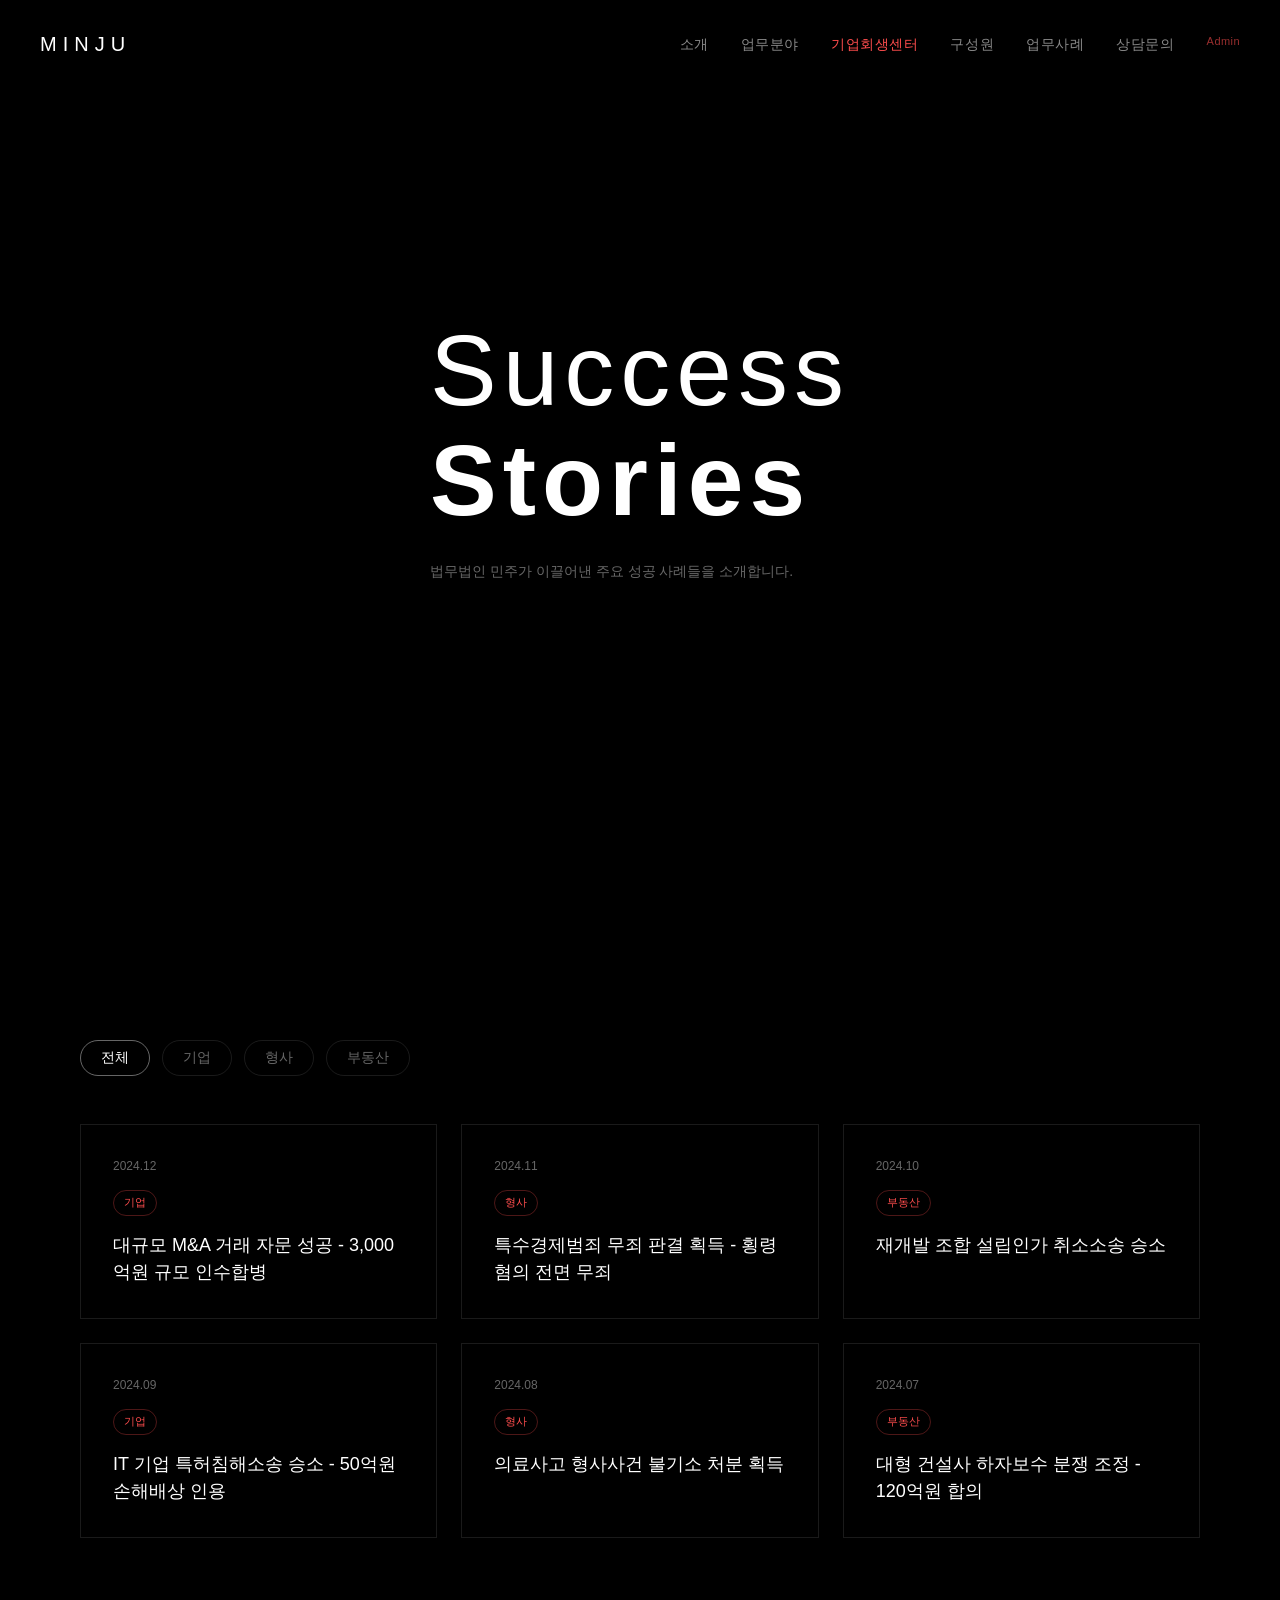
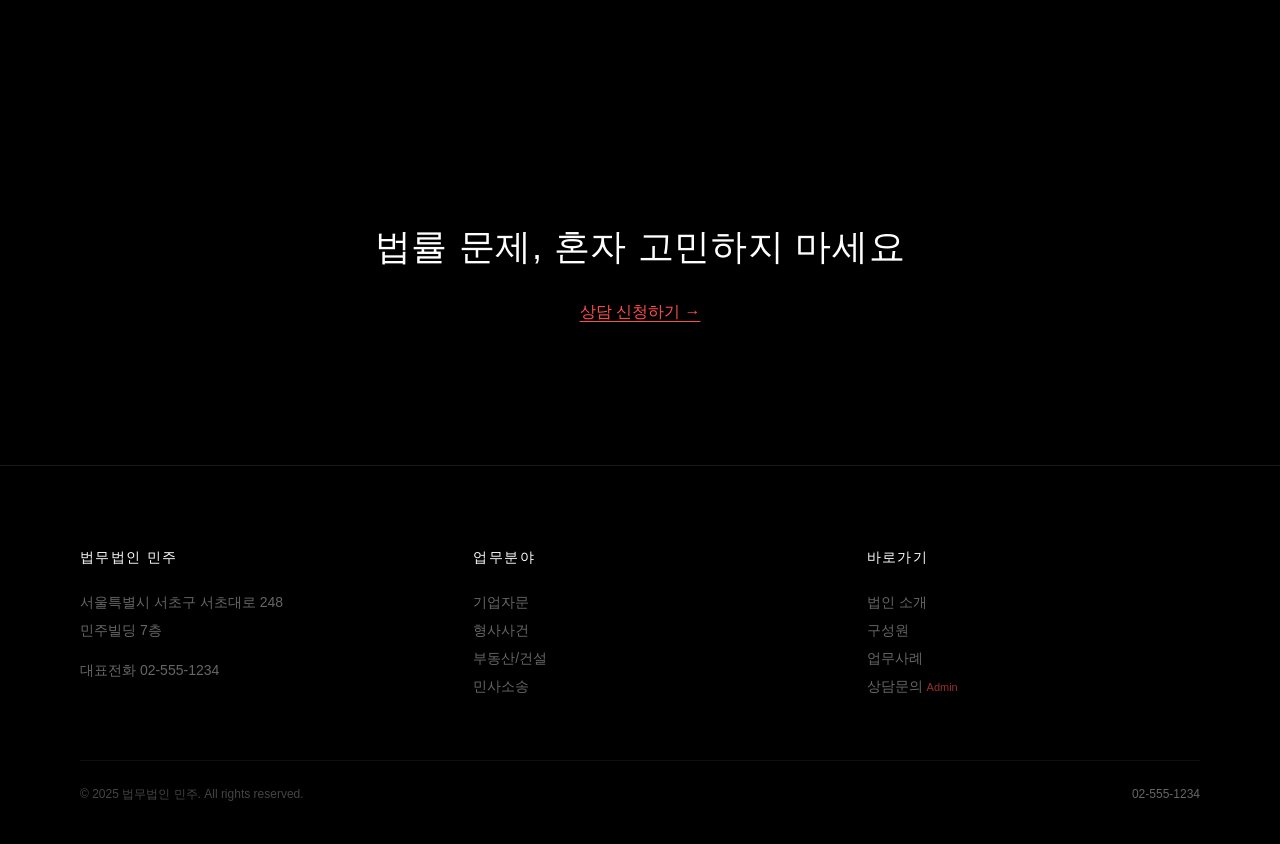
<file: cases.html>
<!DOCTYPE html>
<html lang="ko">
<head>
<meta charset="UTF-8">
<meta name="viewport" content="width=device-width,initial-scale=1">
<title>업무사례 | MINJU</title>
<link rel="stylesheet" href="style.css">
<noscript><style>.reveal{opacity:1!important;transform:none!important}</style></noscript>
</head>
<body>

<!-- NAV -->
<nav class="nav" id="nav">
  <a href="index.html" class="nav-logo">MINJU</a>
  <div class="nav-links">
    <a href="about.html">소개</a>
    <a href="practice.html">업무분야</a>
    <a href="recovery.html" style="color:#ff4d4d">기업회생센터</a>
    <a href="team.html">구성원</a>
    <a href="cases.html">업무사례</a>
    <a href="contact.html">상담문의</a>
    <a href="admin.html" style="color:#ff4d4d;font-size:11px;opacity:0.6">Admin</a>
  </div>
  <button class="hamburger" id="hamburger" aria-label="메뉴">
    <span></span><span></span><span></span>
  </button>
</nav>
<div class="mobile-menu" id="mobileMenu">
  <a href="about.html">소개</a>
  <a href="practice.html">업무분야</a>
    <a href="recovery.html" style="color:#ff4d4d">기업회생센터</a>
  <a href="team.html">구성원</a>
  <a href="cases.html">업무사례</a>
  <a href="contact.html">상담문의</a>
    <a href="admin.html" style="color:#ff4d4d;font-size:11px;opacity:0.6">Admin</a>
</div>

<!-- HERO -->
<section class="hero">
  <div class="container">
    <h1 class="hero-title-light reveal">Success</h1>
    <h1 class="hero-title-bold reveal">Stories</h1>
    <p class="hero-sub reveal">법무법인 민주가 이끌어낸 주요 성공 사례들을 소개합니다.</p>
  </div>
</section>

<!-- CASES -->
<section class="section">
  <div class="container">
    <div class="filter-pills reveal">
      <button class="filter-pill active" data-filter="all">전체</button>
      <button class="filter-pill" data-filter="corporate">기업</button>
      <button class="filter-pill" data-filter="criminal">형사</button>
      <button class="filter-pill" data-filter="realestate">부동산</button>
    </div>
    <div class="cases-grid">
      <div class="case-card reveal" data-category="corporate">
        <div class="date">2024.12</div>
        <span class="case-tag">기업</span>
        <h3>대규모 M&amp;A 거래 자문 성공 - 3,000억원 규모 인수합병</h3>
      </div>
      <div class="case-card reveal" data-category="criminal">
        <div class="date">2024.11</div>
        <span class="case-tag">형사</span>
        <h3>특수경제범죄 무죄 판결 획득 - 횡령 혐의 전면 무죄</h3>
      </div>
      <div class="case-card reveal" data-category="realestate">
        <div class="date">2024.10</div>
        <span class="case-tag">부동산</span>
        <h3>재개발 조합 설립인가 취소소송 승소</h3>
      </div>
      <div class="case-card reveal" data-category="corporate">
        <div class="date">2024.09</div>
        <span class="case-tag">기업</span>
        <h3>IT 기업 특허침해소송 승소 - 50억원 손해배상 인용</h3>
      </div>
      <div class="case-card reveal" data-category="criminal">
        <div class="date">2024.08</div>
        <span class="case-tag">형사</span>
        <h3>의료사고 형사사건 불기소 처분 획득</h3>
      </div>
      <div class="case-card reveal" data-category="realestate">
        <div class="date">2024.07</div>
        <span class="case-tag">부동산</span>
        <h3>대형 건설사 하자보수 분쟁 조정 - 120억원 합의</h3>
      </div>
    </div>
  </div>
</section>

<!-- CTA -->
<section class="cta-section reveal">
  <h2>법률 문제, 혼자 고민하지 마세요</h2>
  <a href="contact.html" class="cta-link">상담 신청하기 &rarr;</a>
</section>

<!-- FOOTER -->
<footer class="footer">
  <div class="container">
    <div class="footer-grid">
      <div class="footer-col">
        <h4>법무법인 민주</h4>
        <p>서울특별시 서초구 서초대로 248<br>민주빌딩 7층</p>
        <p style="margin-top:12px">대표전화 02-555-1234</p>
      </div>
      <div class="footer-col">
        <h4>업무분야</h4>
        <ul>
          <li><a href="practice.html">기업자문</a></li>
          <li><a href="practice.html">형사사건</a></li>
          <li><a href="practice.html">부동산/건설</a></li>
          <li><a href="practice.html">민사소송</a></li>
        </ul>
      </div>
      <div class="footer-col">
        <h4>바로가기</h4>
        <ul>
          <li><a href="about.html">법인 소개</a></li>
          <li><a href="team.html">구성원</a></li>
          <li><a href="cases.html">업무사례</a></li>
          <li><a href="contact.html">상담문의</a>
    <a href="admin.html" style="color:#ff4d4d;font-size:11px;opacity:0.6">Admin</a></li>
        </ul>
      </div>
    </div>
    <div class="footer-bottom">
      <span>&copy; 2025 법무법인 민주. All rights reserved.</span>
      <a href="tel:02-555-1234">02-555-1234</a>
    </div>
  </div>
</footer>

<script>
window.addEventListener('scroll',()=>{document.getElementById('nav').classList.toggle('scrolled',window.scrollY>60)});
const hb=document.getElementById('hamburger'),mm=document.getElementById('mobileMenu');
hb.addEventListener('click',()=>{hb.classList.toggle('active');mm.classList.toggle('active')});
mm.querySelectorAll('a').forEach(a=>a.addEventListener('click',()=>{hb.classList.remove('active');mm.classList.remove('active')}));

// Filter
const pills=document.querySelectorAll('.filter-pill');
const cards=document.querySelectorAll('.case-card');
pills.forEach(pill=>{
  pill.addEventListener('click',()=>{
    pills.forEach(p=>p.classList.remove('active'));
    pill.classList.add('active');
    const f=pill.dataset.filter;
    cards.forEach(card=>{
      if(f==='all'||card.dataset.category===f){card.style.display=''}
      else{card.style.display='none'}
    });
  });
});

const obs=new IntersectionObserver((entries)=>{entries.forEach(e=>{if(e.isIntersecting){e.target.classList.add('visible');obs.unobserve(e.target)}})},{threshold:.15});
document.body.classList.add('js-loaded');document.querySelectorAll('.reveal').forEach(el=>obs.observe(el));
</script>
</body>
</html>
</file>
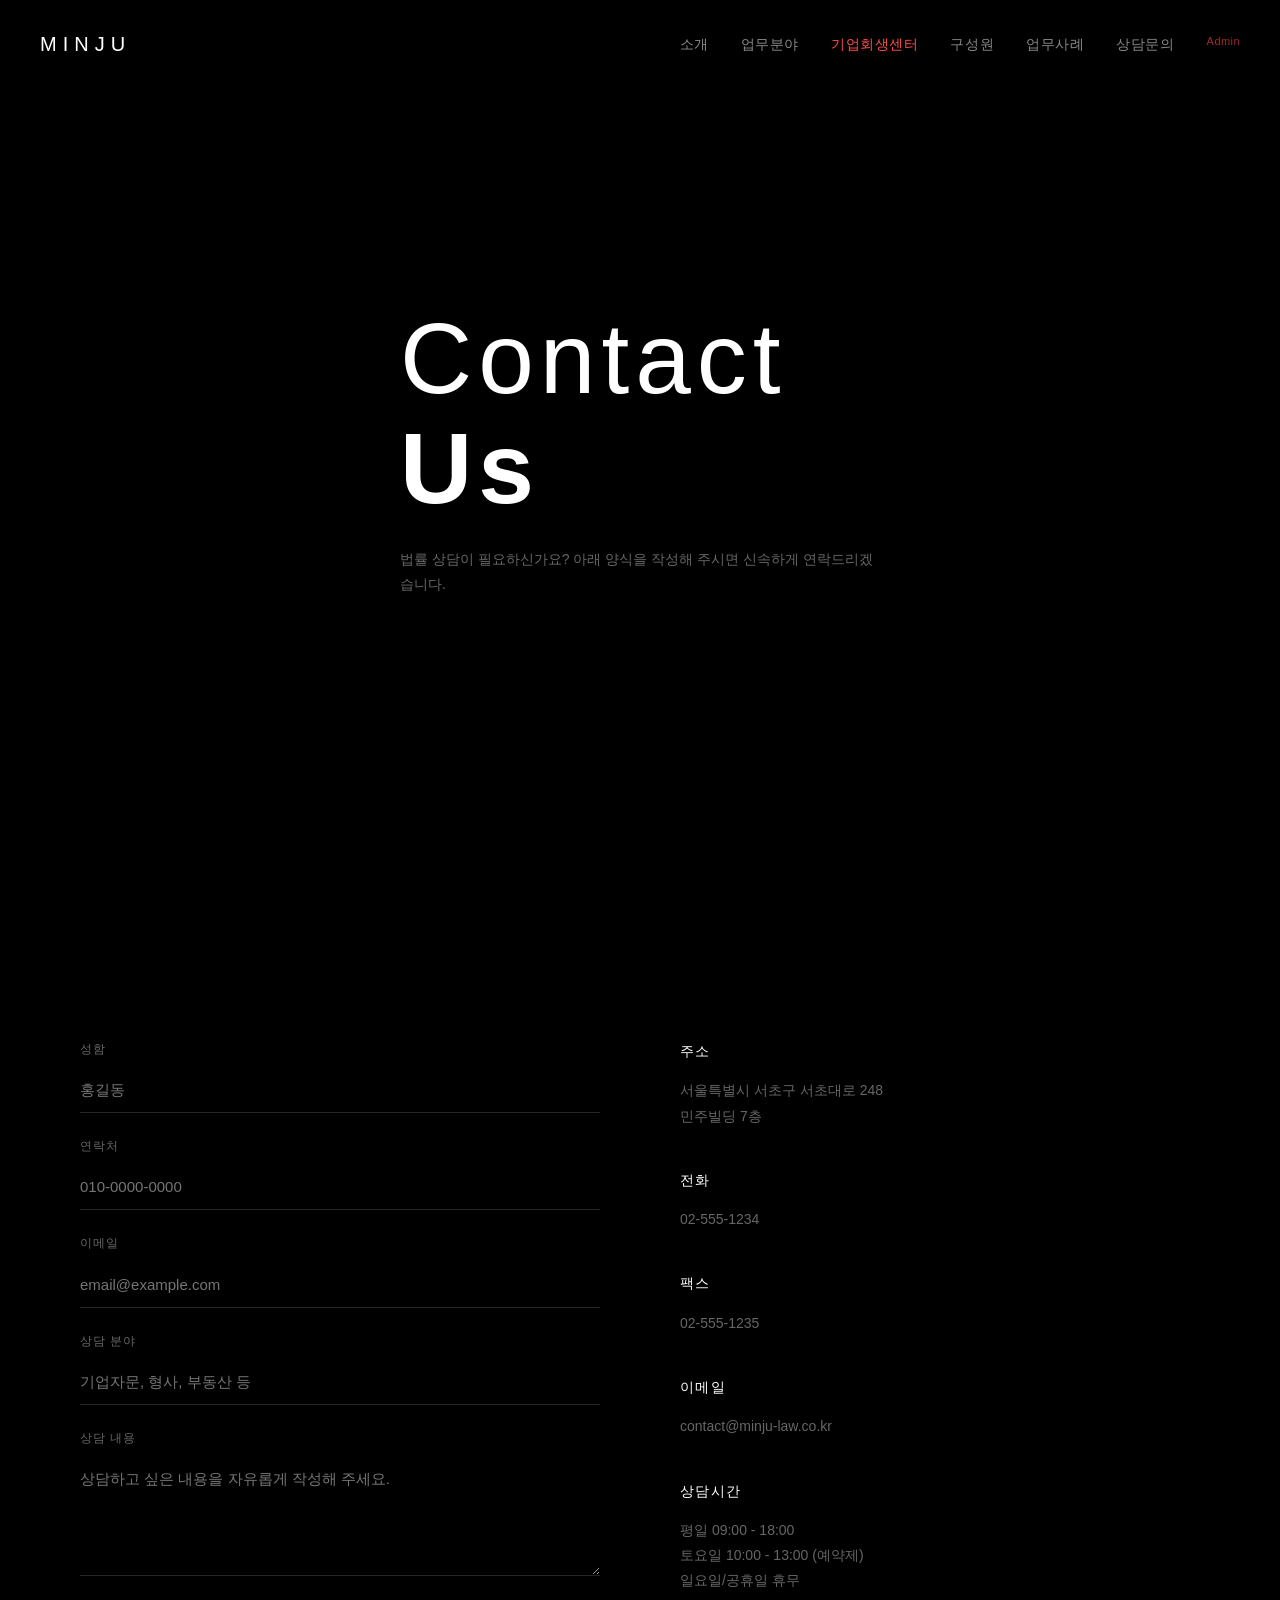
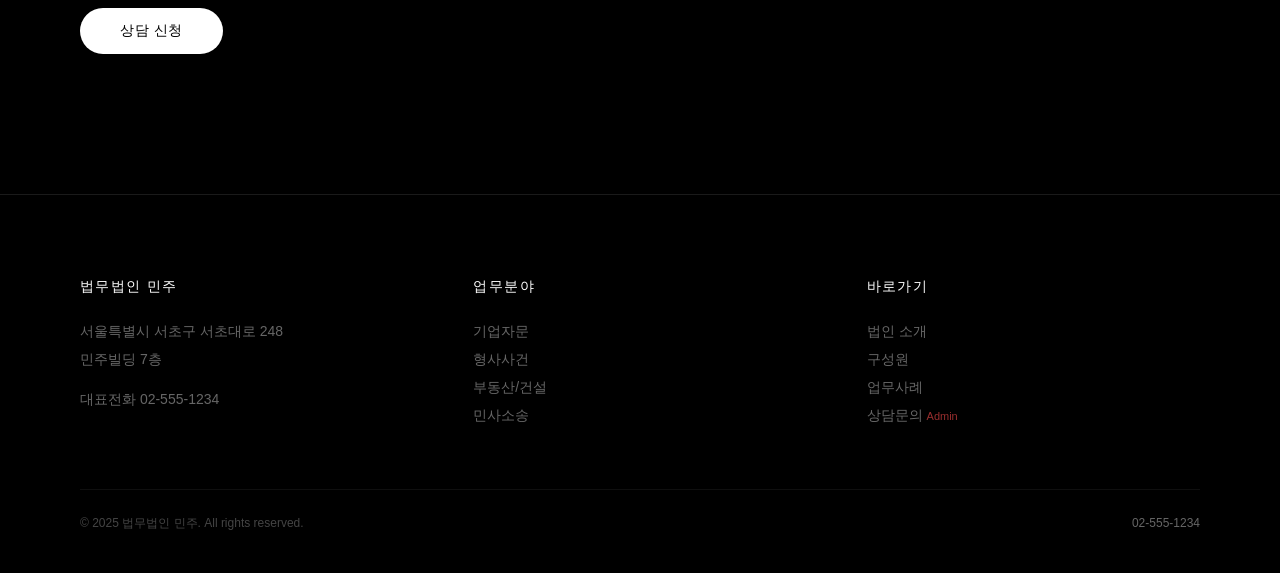
<file: contact.html>
<!DOCTYPE html>
<html lang="ko">
<head>
<meta charset="UTF-8">
<meta name="viewport" content="width=device-width,initial-scale=1">
<title>상담문의 | MINJU</title>
<link rel="stylesheet" href="style.css">
<noscript><style>.reveal{opacity:1!important;transform:none!important}</style></noscript>
</head>
<body>

<!-- NAV -->
<nav class="nav" id="nav">
  <a href="index.html" class="nav-logo">MINJU</a>
  <div class="nav-links">
    <a href="about.html">소개</a>
    <a href="practice.html">업무분야</a>
    <a href="recovery.html" style="color:#ff4d4d">기업회생센터</a>
    <a href="team.html">구성원</a>
    <a href="cases.html">업무사례</a>
    <a href="contact.html">상담문의</a>
    <a href="admin.html" style="color:#ff4d4d;font-size:11px;opacity:0.6">Admin</a>
  </div>
  <button class="hamburger" id="hamburger" aria-label="메뉴">
    <span></span><span></span><span></span>
  </button>
</nav>
<div class="mobile-menu" id="mobileMenu">
  <a href="about.html">소개</a>
  <a href="practice.html">업무분야</a>
    <a href="recovery.html" style="color:#ff4d4d">기업회생센터</a>
  <a href="team.html">구성원</a>
  <a href="cases.html">업무사례</a>
  <a href="contact.html">상담문의</a>
    <a href="admin.html" style="color:#ff4d4d;font-size:11px;opacity:0.6">Admin</a>
</div>

<!-- HERO -->
<section class="hero">
  <div class="container">
    <h1 class="hero-title-light reveal">Contact</h1>
    <h1 class="hero-title-bold reveal">Us</h1>
    <p class="hero-sub reveal">법률 상담이 필요하신가요? 아래 양식을 작성해 주시면 신속하게 연락드리겠습니다.</p>
  </div>
</section>

<!-- CONTACT -->
<section class="section">
  <div class="container">
    <div class="contact-grid">
      <div class="reveal">
        <form>
          <div class="form-group">
            <label>성함</label>
            <input type="text" placeholder="홍길동">
          </div>
          <div class="form-group">
            <label>연락처</label>
            <input type="tel" placeholder="010-0000-0000">
          </div>
          <div class="form-group">
            <label>이메일</label>
            <input type="email" placeholder="email@example.com">
          </div>
          <div class="form-group">
            <label>상담 분야</label>
            <input type="text" placeholder="기업자문, 형사, 부동산 등">
          </div>
          <div class="form-group">
            <label>상담 내용</label>
            <textarea placeholder="상담하고 싶은 내용을 자유롭게 작성해 주세요."></textarea>
          </div>
          <button type="submit" class="submit-btn">상담 신청</button>
        </form>
      </div>
      <div class="contact-info reveal">
        <h4>주소</h4>
        <p>서울특별시 서초구 서초대로 248<br>민주빌딩 7층</p>
        <h4>전화</h4>
        <p><a href="tel:02-555-1234">02-555-1234</a></p>
        <h4>팩스</h4>
        <p>02-555-1235</p>
        <h4>이메일</h4>
        <p><a href="mailto:contact@minju-law.co.kr">contact@minju-law.co.kr</a></p>
        <h4>상담시간</h4>
        <p>평일 09:00 - 18:00<br>토요일 10:00 - 13:00 (예약제)<br>일요일/공휴일 휴무</p>
      </div>
    </div>
  </div>
</section>

<!-- FOOTER -->
<footer class="footer">
  <div class="container">
    <div class="footer-grid">
      <div class="footer-col">
        <h4>법무법인 민주</h4>
        <p>서울특별시 서초구 서초대로 248<br>민주빌딩 7층</p>
        <p style="margin-top:12px">대표전화 02-555-1234</p>
      </div>
      <div class="footer-col">
        <h4>업무분야</h4>
        <ul>
          <li><a href="practice.html">기업자문</a></li>
          <li><a href="practice.html">형사사건</a></li>
          <li><a href="practice.html">부동산/건설</a></li>
          <li><a href="practice.html">민사소송</a></li>
        </ul>
      </div>
      <div class="footer-col">
        <h4>바로가기</h4>
        <ul>
          <li><a href="about.html">법인 소개</a></li>
          <li><a href="team.html">구성원</a></li>
          <li><a href="cases.html">업무사례</a></li>
          <li><a href="contact.html">상담문의</a>
    <a href="admin.html" style="color:#ff4d4d;font-size:11px;opacity:0.6">Admin</a></li>
        </ul>
      </div>
    </div>
    <div class="footer-bottom">
      <span>&copy; 2025 법무법인 민주. All rights reserved.</span>
      <a href="tel:02-555-1234">02-555-1234</a>
    </div>
  </div>
</footer>

<script>
window.addEventListener('scroll',()=>{document.getElementById('nav').classList.toggle('scrolled',window.scrollY>60)});
const hb=document.getElementById('hamburger'),mm=document.getElementById('mobileMenu');
hb.addEventListener('click',()=>{hb.classList.toggle('active');mm.classList.toggle('active')});
mm.querySelectorAll('a').forEach(a=>a.addEventListener('click',()=>{hb.classList.remove('active');mm.classList.remove('active')}));
const obs=new IntersectionObserver((entries)=>{entries.forEach(e=>{if(e.isIntersecting){e.target.classList.add('visible');obs.unobserve(e.target)}})},{threshold:.15});
document.body.classList.add('js-loaded');document.querySelectorAll('.reveal').forEach(el=>obs.observe(el));
</script>
</body>
</html>
</file>
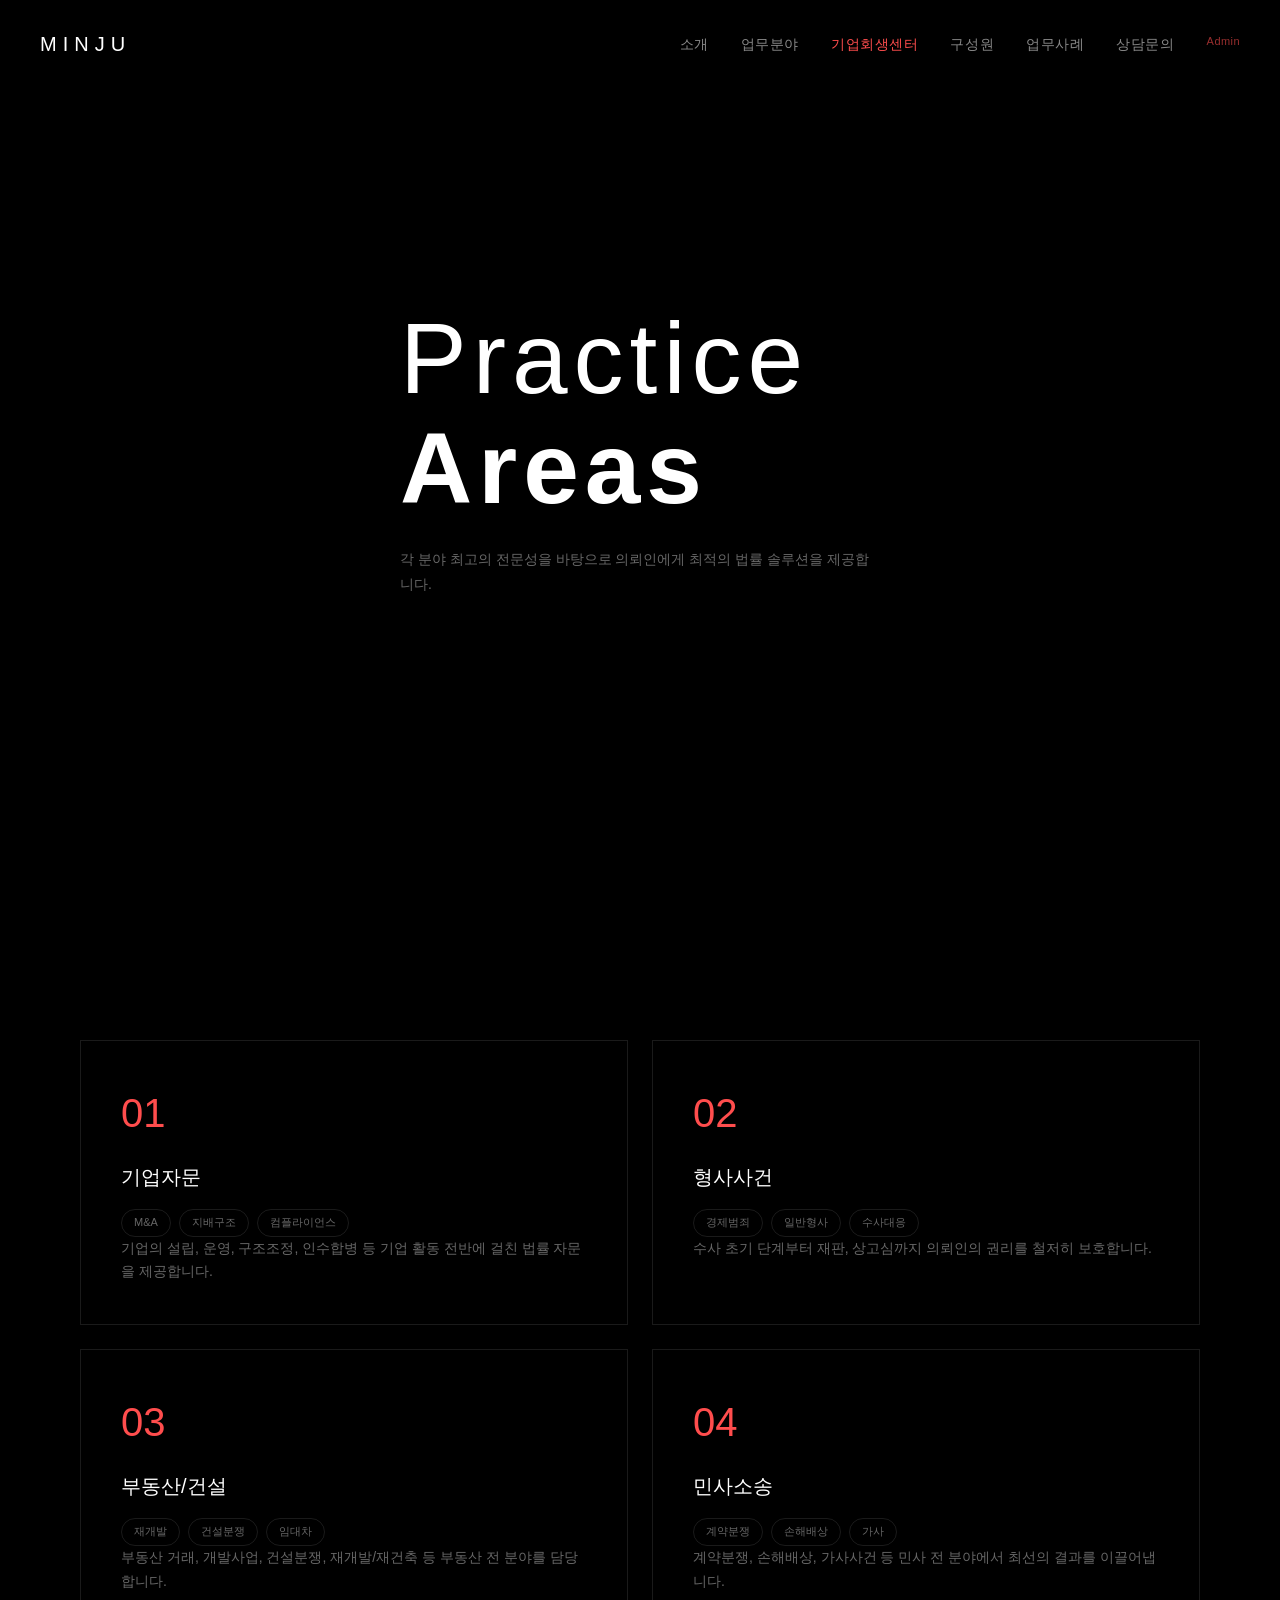
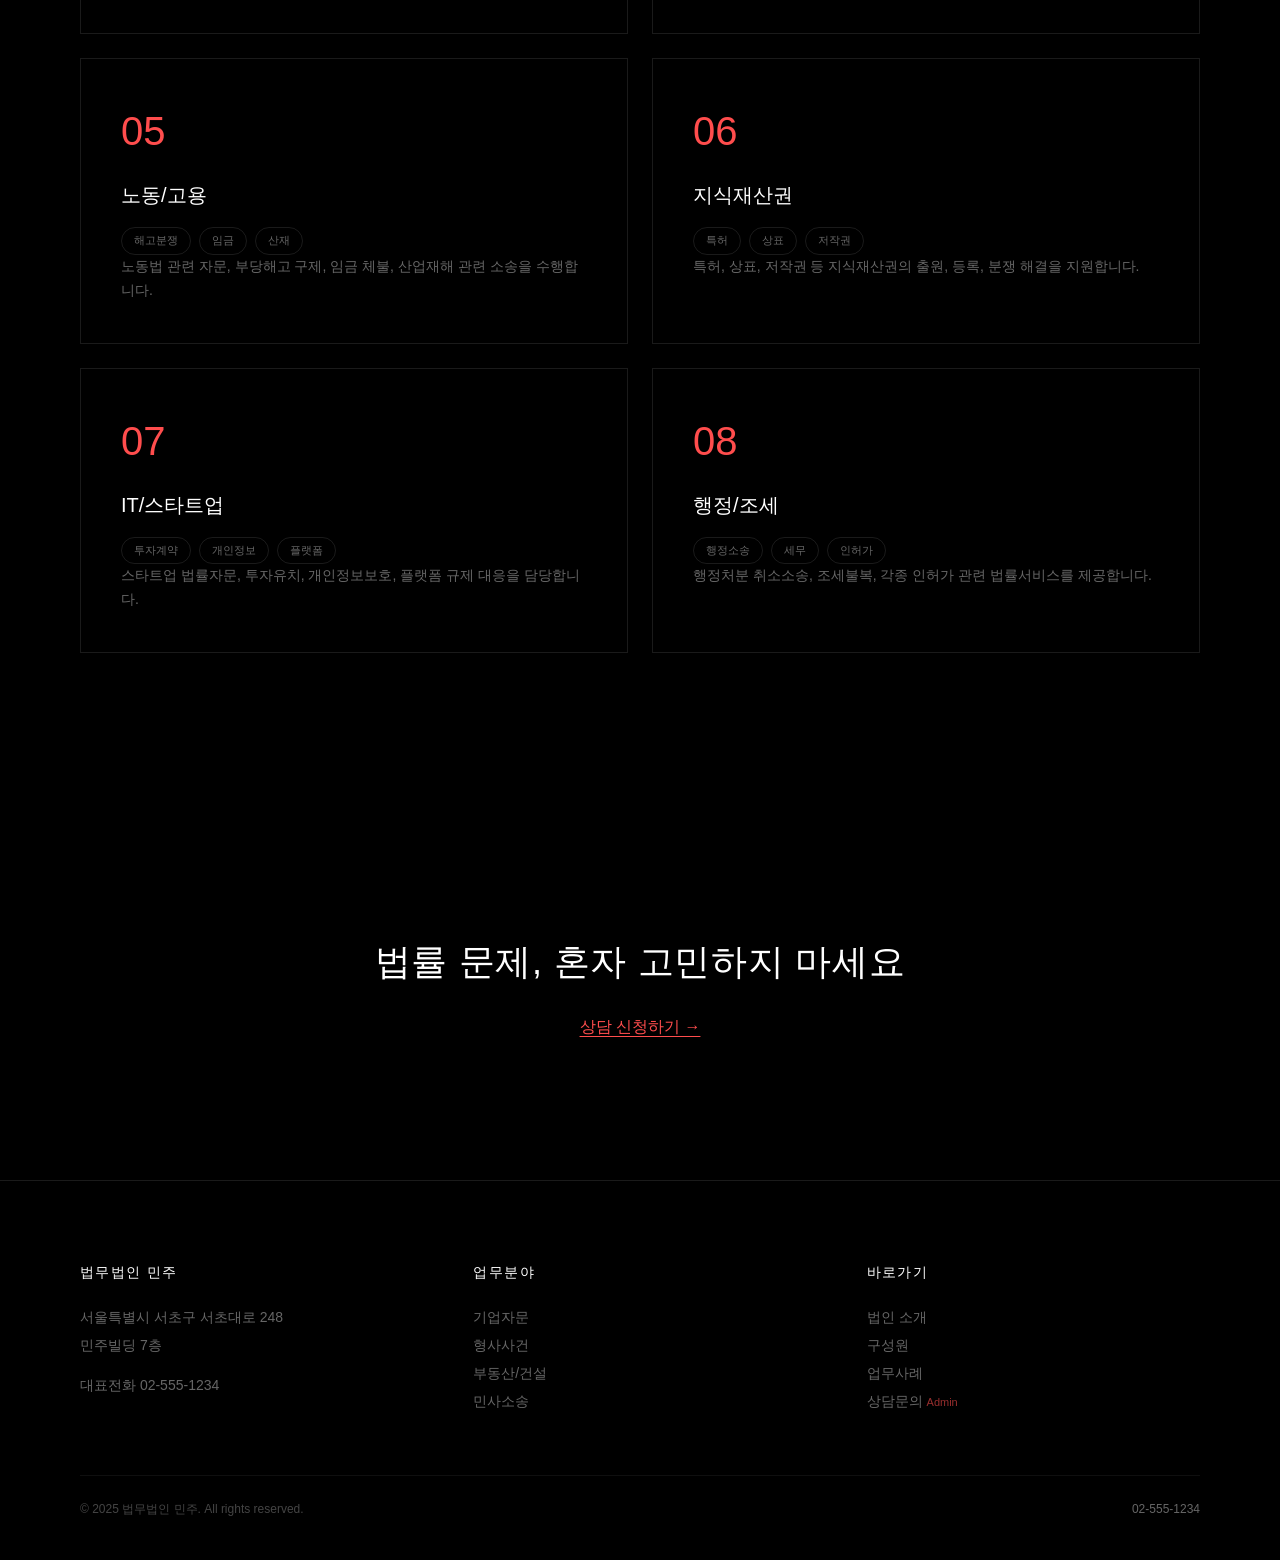
<file: practice.html>
<!DOCTYPE html>
<html lang="ko">
<head>
<meta charset="UTF-8">
<meta name="viewport" content="width=device-width,initial-scale=1">
<title>업무분야 | MINJU</title>
<link rel="stylesheet" href="style.css">
<noscript><style>.reveal{opacity:1!important;transform:none!important}</style></noscript>
</head>
<body>

<!-- NAV -->
<nav class="nav" id="nav">
  <a href="index.html" class="nav-logo">MINJU</a>
  <div class="nav-links">
    <a href="about.html">소개</a>
    <a href="practice.html">업무분야</a>
    <a href="recovery.html" style="color:#ff4d4d">기업회생센터</a>
    <a href="team.html">구성원</a>
    <a href="cases.html">업무사례</a>
    <a href="contact.html">상담문의</a>
    <a href="admin.html" style="color:#ff4d4d;font-size:11px;opacity:0.6">Admin</a>
  </div>
  <button class="hamburger" id="hamburger" aria-label="메뉴">
    <span></span><span></span><span></span>
  </button>
</nav>
<div class="mobile-menu" id="mobileMenu">
  <a href="about.html">소개</a>
  <a href="practice.html">업무분야</a>
    <a href="recovery.html" style="color:#ff4d4d">기업회생센터</a>
  <a href="team.html">구성원</a>
  <a href="cases.html">업무사례</a>
  <a href="contact.html">상담문의</a>
    <a href="admin.html" style="color:#ff4d4d;font-size:11px;opacity:0.6">Admin</a>
</div>

<!-- HERO -->
<section class="hero">
  <div class="container">
    <h1 class="hero-title-light reveal">Practice</h1>
    <h1 class="hero-title-bold reveal">Areas</h1>
    <p class="hero-sub reveal">각 분야 최고의 전문성을 바탕으로 의뢰인에게 최적의 법률 솔루션을 제공합니다.</p>
  </div>
</section>

<!-- PRACTICE AREAS -->
<section class="section">
  <div class="container">
    <div class="practice-grid">
      <div class="practice-card reveal">
        <div class="num">01</div>
        <h3>기업자문</h3>
        <div class="tags"><span class="tag">M&amp;A</span><span class="tag">지배구조</span><span class="tag">컴플라이언스</span></div>
        <p>기업의 설립, 운영, 구조조정, 인수합병 등 기업 활동 전반에 걸친 법률 자문을 제공합니다.</p>
      </div>
      <div class="practice-card reveal">
        <div class="num">02</div>
        <h3>형사사건</h3>
        <div class="tags"><span class="tag">경제범죄</span><span class="tag">일반형사</span><span class="tag">수사대응</span></div>
        <p>수사 초기 단계부터 재판, 상고심까지 의뢰인의 권리를 철저히 보호합니다.</p>
      </div>
      <div class="practice-card reveal">
        <div class="num">03</div>
        <h3>부동산/건설</h3>
        <div class="tags"><span class="tag">재개발</span><span class="tag">건설분쟁</span><span class="tag">임대차</span></div>
        <p>부동산 거래, 개발사업, 건설분쟁, 재개발/재건축 등 부동산 전 분야를 담당합니다.</p>
      </div>
      <div class="practice-card reveal">
        <div class="num">04</div>
        <h3>민사소송</h3>
        <div class="tags"><span class="tag">계약분쟁</span><span class="tag">손해배상</span><span class="tag">가사</span></div>
        <p>계약분쟁, 손해배상, 가사사건 등 민사 전 분야에서 최선의 결과를 이끌어냅니다.</p>
      </div>
      <div class="practice-card reveal">
        <div class="num">05</div>
        <h3>노동/고용</h3>
        <div class="tags"><span class="tag">해고분쟁</span><span class="tag">임금</span><span class="tag">산재</span></div>
        <p>노동법 관련 자문, 부당해고 구제, 임금 체불, 산업재해 관련 소송을 수행합니다.</p>
      </div>
      <div class="practice-card reveal">
        <div class="num">06</div>
        <h3>지식재산권</h3>
        <div class="tags"><span class="tag">특허</span><span class="tag">상표</span><span class="tag">저작권</span></div>
        <p>특허, 상표, 저작권 등 지식재산권의 출원, 등록, 분쟁 해결을 지원합니다.</p>
      </div>
      <div class="practice-card reveal">
        <div class="num">07</div>
        <h3>IT/스타트업</h3>
        <div class="tags"><span class="tag">투자계약</span><span class="tag">개인정보</span><span class="tag">플랫폼</span></div>
        <p>스타트업 법률자문, 투자유치, 개인정보보호, 플랫폼 규제 대응을 담당합니다.</p>
      </div>
      <div class="practice-card reveal">
        <div class="num">08</div>
        <h3>행정/조세</h3>
        <div class="tags"><span class="tag">행정소송</span><span class="tag">세무</span><span class="tag">인허가</span></div>
        <p>행정처분 취소소송, 조세불복, 각종 인허가 관련 법률서비스를 제공합니다.</p>
      </div>
    </div>
  </div>
</section>

<!-- CTA -->
<section class="cta-section reveal">
  <h2>법률 문제, 혼자 고민하지 마세요</h2>
  <a href="contact.html" class="cta-link">상담 신청하기 &rarr;</a>
</section>

<!-- FOOTER -->
<footer class="footer">
  <div class="container">
    <div class="footer-grid">
      <div class="footer-col">
        <h4>법무법인 민주</h4>
        <p>서울특별시 서초구 서초대로 248<br>민주빌딩 7층</p>
        <p style="margin-top:12px">대표전화 02-555-1234</p>
      </div>
      <div class="footer-col">
        <h4>업무분야</h4>
        <ul>
          <li><a href="practice.html">기업자문</a></li>
          <li><a href="practice.html">형사사건</a></li>
          <li><a href="practice.html">부동산/건설</a></li>
          <li><a href="practice.html">민사소송</a></li>
        </ul>
      </div>
      <div class="footer-col">
        <h4>바로가기</h4>
        <ul>
          <li><a href="about.html">법인 소개</a></li>
          <li><a href="team.html">구성원</a></li>
          <li><a href="cases.html">업무사례</a></li>
          <li><a href="contact.html">상담문의</a>
    <a href="admin.html" style="color:#ff4d4d;font-size:11px;opacity:0.6">Admin</a></li>
        </ul>
      </div>
    </div>
    <div class="footer-bottom">
      <span>&copy; 2025 법무법인 민주. All rights reserved.</span>
      <a href="tel:02-555-1234">02-555-1234</a>
    </div>
  </div>
</footer>

<script>
window.addEventListener('scroll',()=>{document.getElementById('nav').classList.toggle('scrolled',window.scrollY>60)});
const hb=document.getElementById('hamburger'),mm=document.getElementById('mobileMenu');
hb.addEventListener('click',()=>{hb.classList.toggle('active');mm.classList.toggle('active')});
mm.querySelectorAll('a').forEach(a=>a.addEventListener('click',()=>{hb.classList.remove('active');mm.classList.remove('active')}));
const obs=new IntersectionObserver((entries)=>{entries.forEach(e=>{if(e.isIntersecting){e.target.classList.add('visible');obs.unobserve(e.target)}})},{threshold:.15});
document.body.classList.add('js-loaded');document.querySelectorAll('.reveal').forEach(el=>obs.observe(el));
</script>
</body>
</html>
</file>
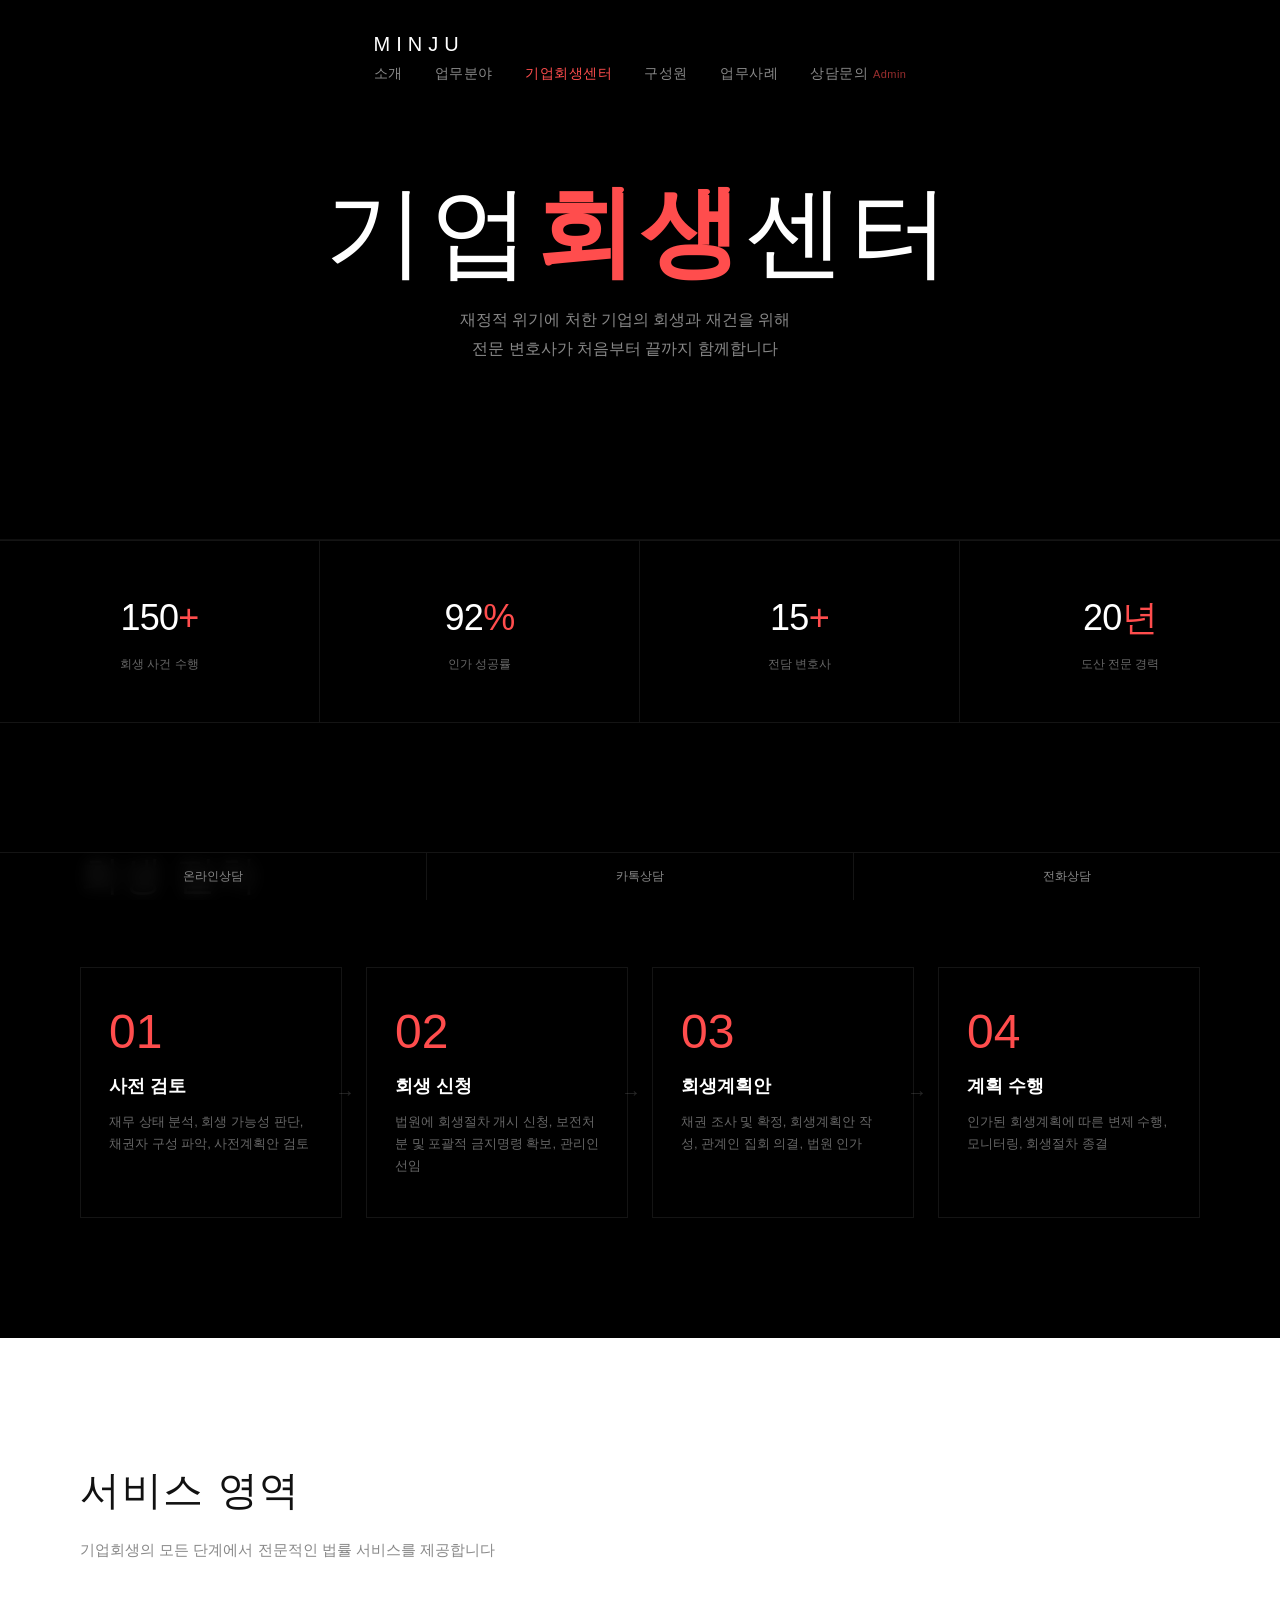
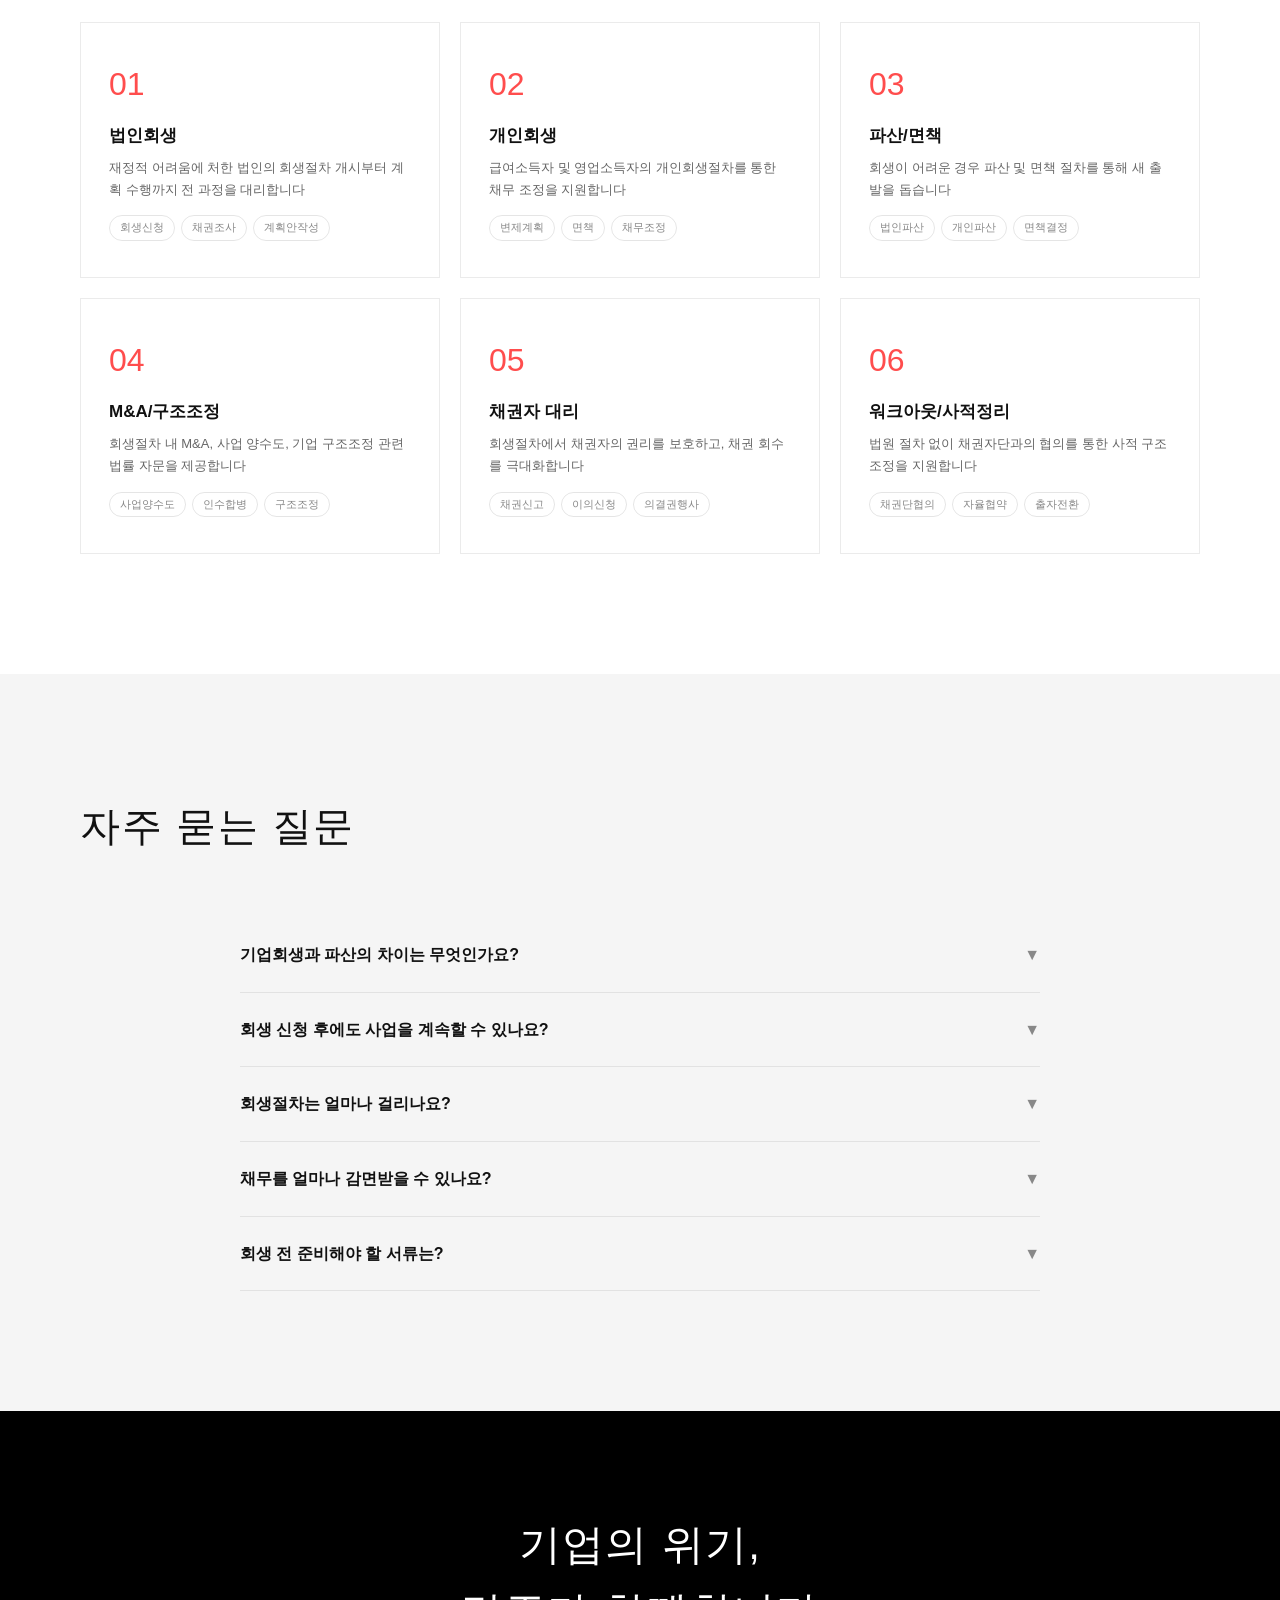
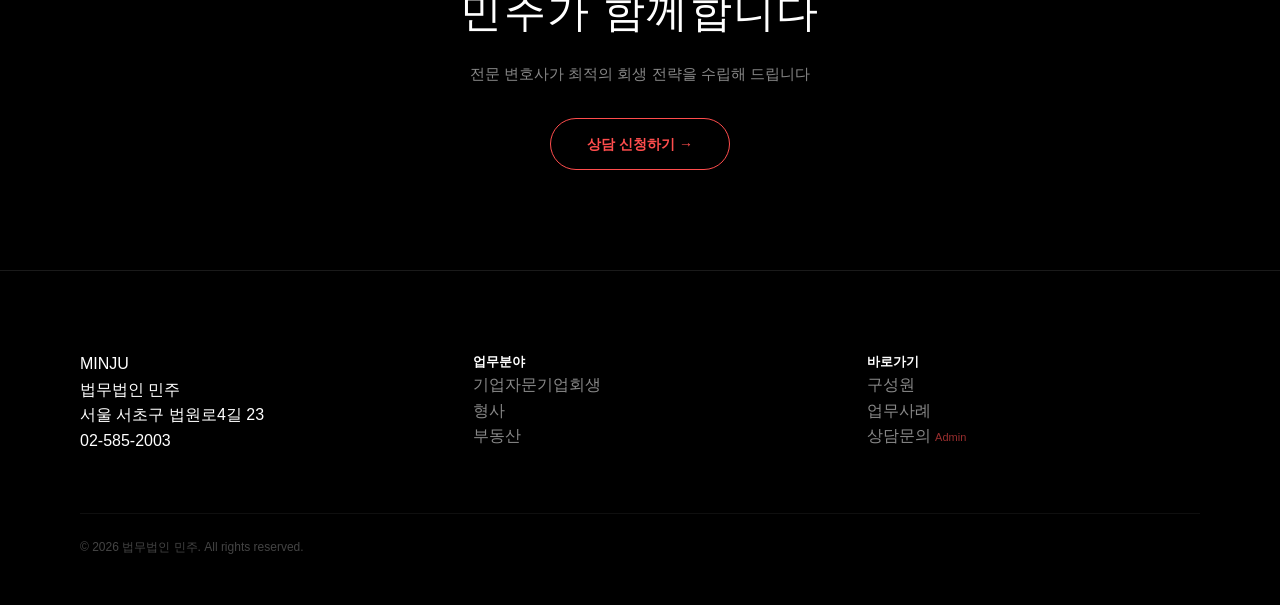
<file: recovery.html>
<!DOCTYPE html>
<html lang="ko">
<head>
<meta charset="UTF-8">
<meta name="viewport" content="width=device-width,initial-scale=1.0">
<title>기업회생센터 - 법무법인 민주</title>
<link rel="stylesheet" href="style.css">
<style>
.recovery-hero{height:60vh;display:flex;flex-direction:column;align-items:center;justify-content:center;text-align:center;position:relative;overflow:hidden;border-bottom:1px solid rgba(255,255,255,0.06)}
.recovery-hero h1{font-size:clamp(48px,8vw,100px);font-weight:100;letter-spacing:0.05em;line-height:1.1}
.recovery-hero h1 strong{font-weight:700;color:#ff4d4d}
.recovery-hero p{font-size:16px;color:#888;margin-top:20px;max-width:600px;line-height:1.8}

.process-grid{display:grid;grid-template-columns:repeat(4,1fr);gap:24px}
.process-step{border:1px solid rgba(255,255,255,0.08);padding:40px 28px;position:relative;transition:all 0.4s}
.process-step:hover{border-color:rgba(255,255,255,0.2)}
.process-num{font-size:48px;font-weight:100;color:#ff4d4d;margin-bottom:16px;line-height:1}
.process-title{font-size:18px;font-weight:600;margin-bottom:10px}
.process-desc{font-size:13px;color:#666;line-height:1.7}
.process-arrow{position:absolute;right:-14px;top:50%;transform:translateY(-50%);color:rgba(255,255,255,0.15);font-size:20px}

.service-cards{display:grid;grid-template-columns:repeat(3,1fr);gap:20px}
.service-card{border:1px solid rgba(0,0,0,0.08);padding:36px 28px;transition:all 0.3s}
.service-card:hover{border-color:rgba(0,0,0,0.2);transform:translateY(-2px)}
.service-card .num{font-size:32px;font-weight:100;color:#ff4d4d;margin-bottom:12px}
.service-card h3{font-size:17px;font-weight:700;margin-bottom:8px;color:#111}
.service-card p{font-size:13px;color:#666;line-height:1.7}
.service-card .tags{margin-top:14px;display:flex;flex-wrap:wrap;gap:6px}
.service-card .tag{font-size:11px;padding:3px 10px;border-radius:100px;border:1px solid rgba(0,0,0,0.1);color:#888}

.stat-banner{display:grid;grid-template-columns:repeat(4,1fr);gap:0;border-top:1px solid rgba(255,255,255,0.08);border-bottom:1px solid rgba(255,255,255,0.08)}
.stat-banner-item{padding:48px 32px;text-align:center;border-right:1px solid rgba(255,255,255,0.08)}
.stat-banner-item:last-child{border-right:none}
.stat-banner-num{font-size:36px;font-weight:200;color:#fff;letter-spacing:-0.02em}
.stat-banner-label{font-size:12px;color:#666;margin-top:8px}

.faq-list{max-width:800px;margin:0 auto}
.faq-item{border-bottom:1px solid rgba(0,0,0,0.08);padding:24px 0;cursor:pointer}
.faq-q{display:flex;justify-content:space-between;align-items:center;font-size:16px;font-weight:600;color:#111}
.faq-q .arrow{transition:transform 0.3s;color:#888}
.faq-item.open .arrow{transform:rotate(180deg)}
.faq-a{max-height:0;overflow:hidden;transition:max-height 0.4s;font-size:14px;color:#666;line-height:1.8}
.faq-item.open .faq-a{max-height:300px;padding-top:14px}

.cta-recovery{text-align:center;padding:100px 0}
.cta-recovery h2{font-size:clamp(28px,4vw,42px);font-weight:200;letter-spacing:0.03em;margin-bottom:16px}
.cta-recovery p{color:#888;font-size:15px;margin-bottom:32px}
.cta-recovery a{display:inline-block;padding:14px 36px;border:1px solid #ff4d4d;border-radius:100px;color:#ff4d4d;text-decoration:none;font-size:14px;font-weight:600;transition:all 0.3s}
.cta-recovery a:hover{background:#ff4d4d;color:#fff}

@media(max-width:768px){
.process-grid{grid-template-columns:1fr 1fr}
.process-arrow{display:none}
.service-cards{grid-template-columns:1fr}
.stat-banner{grid-template-columns:1fr 1fr}
.stat-banner-item{border-bottom:1px solid rgba(255,255,255,0.08)}
}
@media(max-width:480px){
.process-grid{grid-template-columns:1fr}
.stat-banner{grid-template-columns:1fr}
}
</style>
<noscript><style>.reveal{opacity:1!important;transform:none!important}</style></noscript>
</head>
<body>

<!-- NAV -->
<nav class="nav">
<div class="container nav-inner">
  <a href="index.html" class="nav-logo">MINJU</a>
  <button class="nav-toggle" id="navToggle"><span></span><span></span><span></span></button>
  <ul class="nav-links" id="navLinks">
    <li><a href="about.html">소개</a></li>
    <li><a href="practice.html">업무분야</a></li>
    <li><a href="recovery.html" style="color:#ff4d4d">기업회생센터</a></li>
    <li><a href="team.html">구성원</a></li>
    <li><a href="cases.html">업무사례</a></li>
    <li><a href="contact.html">상담문의</a>
    <a href="admin.html" style="color:#ff4d4d;font-size:11px;opacity:0.6">Admin</a></li>
  </ul>
</div>
</nav>

<!-- HERO -->
<section class="recovery-hero">
  <div class="container">
    <h1 class="reveal">기업<strong>회생</strong>센터</h1>
    <p class="reveal">재정적 위기에 처한 기업의 회생과 재건을 위해<br>전문 변호사가 처음부터 끝까지 함께합니다</p>
  </div>
</section>

<!-- STATS -->
<div class="stat-banner">
  <div class="stat-banner-item reveal"><div class="stat-banner-num">150<span style="color:#ff4d4d">+</span></div><div class="stat-banner-label">회생 사건 수행</div></div>
  <div class="stat-banner-item reveal"><div class="stat-banner-num">92<span style="color:#ff4d4d">%</span></div><div class="stat-banner-label">인가 성공률</div></div>
  <div class="stat-banner-item reveal"><div class="stat-banner-num">15<span style="color:#ff4d4d">+</span></div><div class="stat-banner-label">전담 변호사</div></div>
  <div class="stat-banner-item reveal"><div class="stat-banner-num">20<span style="color:#ff4d4d">년</span></div><div class="stat-banner-label">도산 전문 경력</div></div>
</div>

<!-- PROCESS (다크 배경) -->
<section class="section" style="padding:120px 0">
  <div class="container">
    <h2 class="section-title reveal" style="margin-bottom:60px">회생 절차</h2>
    <div class="process-grid">
      <div class="process-step reveal">
        <div class="process-num">01</div>
        <div class="process-title">사전 검토</div>
        <div class="process-desc">재무 상태 분석, 회생 가능성 판단, 채권자 구성 파악, 사전계획안 검토</div>
        <div class="process-arrow">&#8594;</div>
      </div>
      <div class="process-step reveal">
        <div class="process-num">02</div>
        <div class="process-title">회생 신청</div>
        <div class="process-desc">법원에 회생절차 개시 신청, 보전처분 및 포괄적 금지명령 확보, 관리인 선임</div>
        <div class="process-arrow">&#8594;</div>
      </div>
      <div class="process-step reveal">
        <div class="process-num">03</div>
        <div class="process-title">회생계획안</div>
        <div class="process-desc">채권 조사 및 확정, 회생계획안 작성, 관계인 집회 의결, 법원 인가</div>
        <div class="process-arrow">&#8594;</div>
      </div>
      <div class="process-step reveal">
        <div class="process-num">04</div>
        <div class="process-title">계획 수행</div>
        <div class="process-desc">인가된 회생계획에 따른 변제 수행, 모니터링, 회생절차 종결</div>
      </div>
    </div>
  </div>
</section>

<!-- SERVICES (흰색 배경) -->
<section class="section section-light" style="padding:120px 0">
  <div class="container">
    <h2 class="section-title reveal" style="margin-bottom:16px">서비스 영역</h2>
    <p class="reveal" style="color:#888;margin-bottom:60px;font-size:15px">기업회생의 모든 단계에서 전문적인 법률 서비스를 제공합니다</p>
    <div class="service-cards">
      <div class="service-card reveal">
        <div class="num">01</div>
        <h3>법인회생</h3>
        <p>재정적 어려움에 처한 법인의 회생절차 개시부터 계획 수행까지 전 과정을 대리합니다</p>
        <div class="tags"><span class="tag">회생신청</span><span class="tag">채권조사</span><span class="tag">계획안작성</span></div>
      </div>
      <div class="service-card reveal">
        <div class="num">02</div>
        <h3>개인회생</h3>
        <p>급여소득자 및 영업소득자의 개인회생절차를 통한 채무 조정을 지원합니다</p>
        <div class="tags"><span class="tag">변제계획</span><span class="tag">면책</span><span class="tag">채무조정</span></div>
      </div>
      <div class="service-card reveal">
        <div class="num">03</div>
        <h3>파산/면책</h3>
        <p>회생이 어려운 경우 파산 및 면책 절차를 통해 새 출발을 돕습니다</p>
        <div class="tags"><span class="tag">법인파산</span><span class="tag">개인파산</span><span class="tag">면책결정</span></div>
      </div>
      <div class="service-card reveal">
        <div class="num">04</div>
        <h3>M&A/구조조정</h3>
        <p>회생절차 내 M&A, 사업 양수도, 기업 구조조정 관련 법률 자문을 제공합니다</p>
        <div class="tags"><span class="tag">사업양수도</span><span class="tag">인수합병</span><span class="tag">구조조정</span></div>
      </div>
      <div class="service-card reveal">
        <div class="num">05</div>
        <h3>채권자 대리</h3>
        <p>회생절차에서 채권자의 권리를 보호하고, 채권 회수를 극대화합니다</p>
        <div class="tags"><span class="tag">채권신고</span><span class="tag">이의신청</span><span class="tag">의결권행사</span></div>
      </div>
      <div class="service-card reveal">
        <div class="num">06</div>
        <h3>워크아웃/사적정리</h3>
        <p>법원 절차 없이 채권자단과의 협의를 통한 사적 구조조정을 지원합니다</p>
        <div class="tags"><span class="tag">채권단협의</span><span class="tag">자율협약</span><span class="tag">출자전환</span></div>
      </div>
    </div>
  </div>
</section>

<!-- FAQ (그레이 배경) -->
<section class="section section-gray" style="padding:120px 0">
  <div class="container">
    <h2 class="section-title reveal" style="margin-bottom:60px">자주 묻는 질문</h2>
    <div class="faq-list">
      <div class="faq-item reveal" onclick="this.classList.toggle('open')">
        <div class="faq-q">기업회생과 파산의 차이는 무엇인가요? <span class="arrow">&#9660;</span></div>
        <div class="faq-a">기업회생은 사업을 계속하면서 채무를 조정하여 기업을 재건하는 절차이고, 파산은 기업의 자산을 처분하여 채권자에게 배당하는 청산 절차입니다. 회생이 가능한 기업은 회생을, 그렇지 않은 경우 파산을 고려합니다.</div>
      </div>
      <div class="faq-item reveal" onclick="this.classList.toggle('open')">
        <div class="faq-q">회생 신청 후에도 사업을 계속할 수 있나요? <span class="arrow">&#9660;</span></div>
        <div class="faq-a">네, 가능합니다. 회생절차 개시 후에도 관리인(보통 기존 대표이사) 하에서 사업 활동을 계속할 수 있습니다. 다만, 법원의 허가가 필요한 행위가 일부 있습니다.</div>
      </div>
      <div class="faq-item reveal" onclick="this.classList.toggle('open')">
        <div class="faq-q">회생절차는 얼마나 걸리나요? <span class="arrow">&#9660;</span></div>
        <div class="faq-a">일반적으로 회생절차 개시부터 회생계획 인가까지 약 6~12개월 소요됩니다. 사전계획안(Pre-packaged Plan)을 활용하면 더 빠르게 진행할 수 있습니다.</div>
      </div>
      <div class="faq-item reveal" onclick="this.classList.toggle('open')">
        <div class="faq-q">채무를 얼마나 감면받을 수 있나요? <span class="arrow">&#9660;</span></div>
        <div class="faq-a">감면 비율은 회사의 청산가치, 계속기업가치, 채권자 구성 등에 따라 달라집니다. 실무적으로 회생채권의 경우 상당 부분 감면이 이루어지며, 변제 기간은 통상 10년 이내입니다.</div>
      </div>
      <div class="faq-item reveal" onclick="this.classList.toggle('open')">
        <div class="faq-q">회생 전 준비해야 할 서류는? <span class="arrow">&#9660;</span></div>
        <div class="faq-a">재무제표(최근 3개년), 채권자 목록, 자산 목록, 법인등기부등본, 사업계획서 등이 필요합니다. 사전 상담 시 구체적인 준비 사항을 안내드립니다.</div>
      </div>
    </div>
  </div>
</section>

<!-- CTA -->
<section class="cta-recovery">
  <div class="container">
    <h2 class="reveal">기업의 위기,<br>민주가 함께합니다</h2>
    <p class="reveal">전문 변호사가 최적의 회생 전략을 수립해 드립니다</p>
    <a href="contact.html" class="reveal">상담 신청하기 &#8594;</a>
  </div>
</section>

<!-- FOOTER -->
<footer class="footer" style="padding-bottom:48px;">
  <div class="container">
    <div class="footer-grid">
      <div><div class="footer-logo">MINJU</div><p class="footer-text">법무법인 민주<br>서울 서초구 법원로4길 23<br>02-585-2003</p></div>
      <div><h5 class="footer-heading">업무분야</h5><ul class="footer-links"><li><a href="practice.html">기업자문</a><a href="recovery.html">기업회생</a></li><li><a href="practice.html">형사</a></li><li><a href="practice.html">부동산</a></li></ul></div>
      <div><h5 class="footer-heading">바로가기</h5><ul class="footer-links"><li><a href="team.html">구성원</a></li><li><a href="cases.html">업무사례</a></li><li><a href="contact.html">상담문의</a>
    <a href="admin.html" style="color:#ff4d4d;font-size:11px;opacity:0.6">Admin</a></li></ul></div>
    </div>
    <div class="footer-bottom">&copy; 2026 법무법인 민주. All rights reserved.</div>
  </div>
</footer>

<!-- 하단 고정바 -->
<div style="position:fixed;bottom:0;left:0;right:0;display:flex;background:rgba(0,0,0,0.9);backdrop-filter:blur(8px);z-index:200;border-top:1px solid rgba(255,255,255,0.08);">
  <a href="contact.html" style="flex:1;text-align:center;padding:14px 0;color:#888;text-decoration:none;font-size:12px;font-weight:500;border-right:1px solid rgba(255,255,255,0.08);transition:color 0.2s;" onmouseover="this.style.color='#fff'" onmouseout="this.style.color='#888'">온라인상담</a>
  <a href="#" style="flex:1;text-align:center;padding:14px 0;color:#888;text-decoration:none;font-size:12px;font-weight:500;border-right:1px solid rgba(255,255,255,0.08);transition:color 0.2s;" onmouseover="this.style.color='#fff'" onmouseout="this.style.color='#888'">카톡상담</a>
  <a href="tel:02-585-2003" style="flex:1;text-align:center;padding:14px 0;color:#888;text-decoration:none;font-size:12px;font-weight:500;transition:color 0.2s;" onmouseover="this.style.color='#fff'" onmouseout="this.style.color='#888'">전화상담</a>
</div>

<script>
document.getElementById('navToggle').addEventListener('click',function(){this.classList.toggle('open');document.getElementById('navLinks').classList.toggle('open')});
var obs=new IntersectionObserver(function(entries){entries.forEach(function(e){if(e.isIntersecting){e.target.classList.add('visible');obs.unobserve(e.target)}})},{threshold:0.05});
document.body.classList.add('js-loaded');document.querySelectorAll('.reveal').forEach(function(el){obs.observe(el)});
</script>
</body>
</html>
</file>
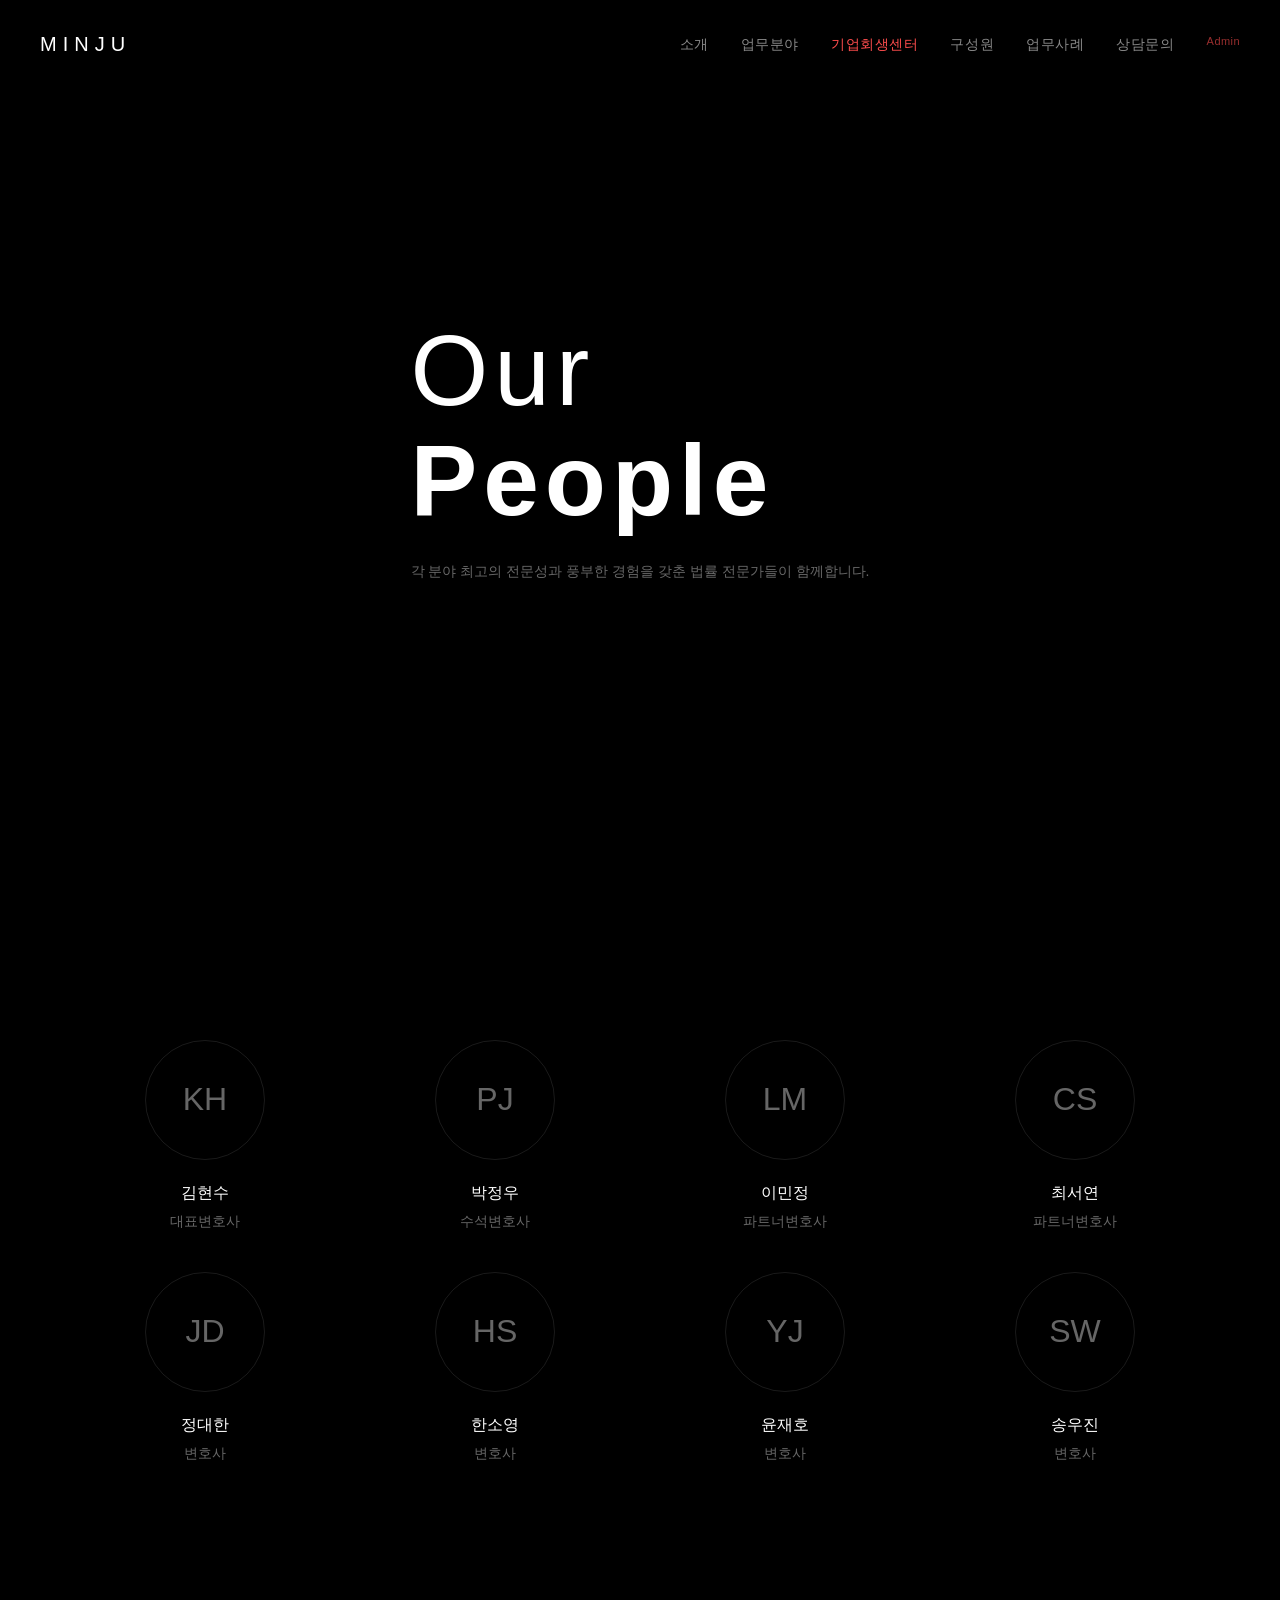
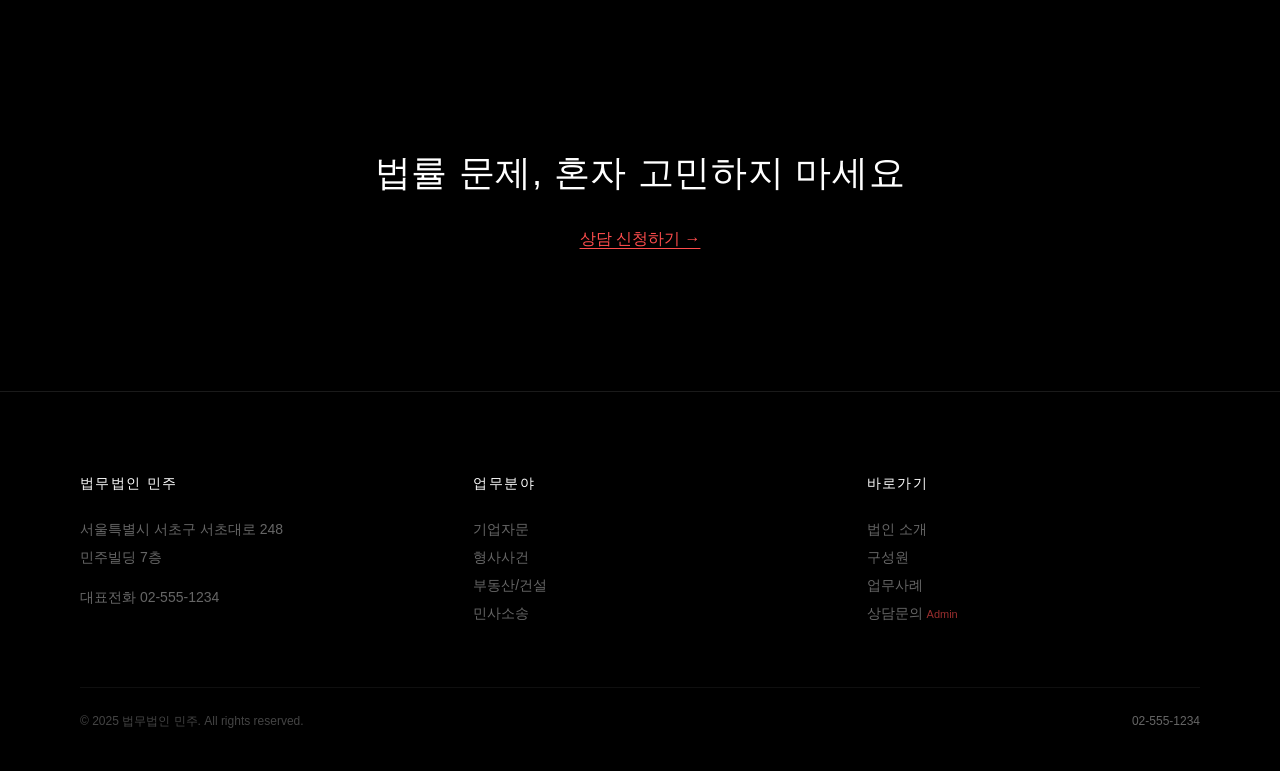
<file: team.html>
<!DOCTYPE html>
<html lang="ko">
<head>
<meta charset="UTF-8">
<meta name="viewport" content="width=device-width,initial-scale=1">
<title>구성원 | MINJU</title>
<link rel="stylesheet" href="style.css">
<noscript><style>.reveal{opacity:1!important;transform:none!important}</style></noscript>
</head>
<body>

<!-- NAV -->
<nav class="nav" id="nav">
  <a href="index.html" class="nav-logo">MINJU</a>
  <div class="nav-links">
    <a href="about.html">소개</a>
    <a href="practice.html">업무분야</a>
    <a href="recovery.html" style="color:#ff4d4d">기업회생센터</a>
    <a href="team.html">구성원</a>
    <a href="cases.html">업무사례</a>
    <a href="contact.html">상담문의</a>
    <a href="admin.html" style="color:#ff4d4d;font-size:11px;opacity:0.6">Admin</a>
  </div>
  <button class="hamburger" id="hamburger" aria-label="메뉴">
    <span></span><span></span><span></span>
  </button>
</nav>
<div class="mobile-menu" id="mobileMenu">
  <a href="about.html">소개</a>
  <a href="practice.html">업무분야</a>
    <a href="recovery.html" style="color:#ff4d4d">기업회생센터</a>
  <a href="team.html">구성원</a>
  <a href="cases.html">업무사례</a>
  <a href="contact.html">상담문의</a>
    <a href="admin.html" style="color:#ff4d4d;font-size:11px;opacity:0.6">Admin</a>
</div>

<!-- HERO -->
<section class="hero">
  <div class="container">
    <h1 class="hero-title-light reveal">Our</h1>
    <h1 class="hero-title-bold reveal">People</h1>
    <p class="hero-sub reveal">각 분야 최고의 전문성과 풍부한 경험을 갖춘 법률 전문가들이 함께합니다.</p>
  </div>
</section>

<!-- TEAM -->
<section class="section">
  <div class="container">
    <div class="team-grid">
      <div class="team-member reveal">
        <div class="team-avatar">KH</div>
        <h3>김현수</h3>
        <p>대표변호사</p>
      </div>
      <div class="team-member reveal">
        <div class="team-avatar">PJ</div>
        <h3>박정우</h3>
        <p>수석변호사</p>
      </div>
      <div class="team-member reveal">
        <div class="team-avatar">LM</div>
        <h3>이민정</h3>
        <p>파트너변호사</p>
      </div>
      <div class="team-member reveal">
        <div class="team-avatar">CS</div>
        <h3>최서연</h3>
        <p>파트너변호사</p>
      </div>
      <div class="team-member reveal">
        <div class="team-avatar">JD</div>
        <h3>정대한</h3>
        <p>변호사</p>
      </div>
      <div class="team-member reveal">
        <div class="team-avatar">HS</div>
        <h3>한소영</h3>
        <p>변호사</p>
      </div>
      <div class="team-member reveal">
        <div class="team-avatar">YJ</div>
        <h3>윤재호</h3>
        <p>변호사</p>
      </div>
      <div class="team-member reveal">
        <div class="team-avatar">SW</div>
        <h3>송우진</h3>
        <p>변호사</p>
      </div>
    </div>
  </div>
</section>

<!-- CTA -->
<section class="cta-section reveal">
  <h2>법률 문제, 혼자 고민하지 마세요</h2>
  <a href="contact.html" class="cta-link">상담 신청하기 &rarr;</a>
</section>

<!-- FOOTER -->
<footer class="footer">
  <div class="container">
    <div class="footer-grid">
      <div class="footer-col">
        <h4>법무법인 민주</h4>
        <p>서울특별시 서초구 서초대로 248<br>민주빌딩 7층</p>
        <p style="margin-top:12px">대표전화 02-555-1234</p>
      </div>
      <div class="footer-col">
        <h4>업무분야</h4>
        <ul>
          <li><a href="practice.html">기업자문</a></li>
          <li><a href="practice.html">형사사건</a></li>
          <li><a href="practice.html">부동산/건설</a></li>
          <li><a href="practice.html">민사소송</a></li>
        </ul>
      </div>
      <div class="footer-col">
        <h4>바로가기</h4>
        <ul>
          <li><a href="about.html">법인 소개</a></li>
          <li><a href="team.html">구성원</a></li>
          <li><a href="cases.html">업무사례</a></li>
          <li><a href="contact.html">상담문의</a>
    <a href="admin.html" style="color:#ff4d4d;font-size:11px;opacity:0.6">Admin</a></li>
        </ul>
      </div>
    </div>
    <div class="footer-bottom">
      <span>&copy; 2025 법무법인 민주. All rights reserved.</span>
      <a href="tel:02-555-1234">02-555-1234</a>
    </div>
  </div>
</footer>

<script>
window.addEventListener('scroll',()=>{document.getElementById('nav').classList.toggle('scrolled',window.scrollY>60)});
const hb=document.getElementById('hamburger'),mm=document.getElementById('mobileMenu');
hb.addEventListener('click',()=>{hb.classList.toggle('active');mm.classList.toggle('active')});
mm.querySelectorAll('a').forEach(a=>a.addEventListener('click',()=>{hb.classList.remove('active');mm.classList.remove('active')}));
const obs=new IntersectionObserver((entries)=>{entries.forEach(e=>{if(e.isIntersecting){e.target.classList.add('visible');obs.unobserve(e.target)}})},{threshold:.15});
document.body.classList.add('js-loaded');document.querySelectorAll('.reveal').forEach(el=>obs.observe(el));
</script>
</body>
</html>
</file>
<file: style.css>
/* ===== RESET & BASE ===== */
*,*::before,*::after{margin:0;padding:0;box-sizing:border-box}
html{scroll-behavior:smooth}
body{background:#000;color:#fff;font-family:-apple-system,BlinkMacSystemFont,'Segoe UI',Roboto,Helvetica,Arial,sans-serif;line-height:1.6;-webkit-font-smoothing:antialiased;overflow-x:hidden}
a{color:#888;text-decoration:none;transition:color .4s cubic-bezier(.4,0,.2,1)}
a:hover{color:#fff}
ul{list-style:none}
img{max-width:100%;display:block}
input,textarea,button{font-family:inherit;border:none;outline:none;background:none;color:#fff}

/* ===== CONTAINER ===== */
.container{max-width:1200px;margin:0 auto;padding:0 40px}

/* ===== NAV ===== */
.nav{position:fixed;top:0;left:0;width:100%;z-index:1000;padding:28px 40px;display:flex;align-items:center;justify-content:space-between;background:transparent;transition:background .4s}
.nav.scrolled{background:rgba(0,0,0,.9);backdrop-filter:blur(10px)}
.nav-logo{font-size:20px;font-weight:200;letter-spacing:.3em;color:#fff;text-decoration:none}
.nav-links{display:flex;gap:32px}
.nav-links a{font-size:14px;color:#888;letter-spacing:.04em}
.nav-links a:hover{color:#fff}
.hamburger{display:none;flex-direction:column;gap:5px;cursor:pointer;z-index:1001;background:none;border:none;padding:4px}
.hamburger span{display:block;width:22px;height:1px;background:#fff;transition:all .3s}
.hamburger.active span:nth-child(1){transform:rotate(45deg) translate(4px,4px)}
.hamburger.active span:nth-child(2){opacity:0}
.hamburger.active span:nth-child(3){transform:rotate(-45deg) translate(4px,-4px)}
.mobile-menu{display:none;position:fixed;top:0;left:0;width:100%;height:100vh;background:rgba(0,0,0,.98);flex-direction:column;align-items:center;justify-content:center;gap:32px;z-index:999}
.mobile-menu.active{display:flex}
.mobile-menu a{font-size:18px;color:#888;letter-spacing:.06em}
.mobile-menu a:hover{color:#fff}

/* ===== FOOTER ===== */
.footer{border-top:1px solid rgba(255,255,255,.1);padding:80px 0 40px;margin-top:0}
.footer-grid{display:grid;grid-template-columns:repeat(3,1fr);gap:60px;margin-bottom:60px}
.footer-col h4{font-size:14px;font-weight:400;color:#fff;letter-spacing:.1em;margin-bottom:20px;text-transform:uppercase}
.footer-col p,.footer-col a,.footer-col li{font-size:14px;color:#666;line-height:2}
.footer-bottom{border-top:1px solid rgba(255,255,255,.06);padding-top:24px;display:flex;justify-content:space-between;align-items:center;font-size:12px;color:#444}
.footer-bottom a{color:#666}

/* ===== REVEAL ANIMATION ===== */
.reveal{opacity:1;transform:translateY(0);transition:opacity .8s cubic-bezier(.4,0,.2,1),transform .8s cubic-bezier(.4,0,.2,1)}
.reveal.visible{opacity:1;transform:translateY(0)}

/* ===== SECTION ===== */
.section{padding:140px 0}
.section-title{font-size:40px;font-weight:200;letter-spacing:.04em;margin-bottom:60px}

/* ===== HERO COMMON ===== */
.hero{min-height:100vh;display:flex;flex-direction:column;justify-content:center;position:relative;padding:140px 0}
.hero-title-light{font-size:100px;font-weight:100;letter-spacing:.06em;line-height:1.1}
.hero-title-bold{font-size:100px;font-weight:600;letter-spacing:.06em;line-height:1.1}
.hero-sub{font-size:14px;color:#666;margin-top:24px;max-width:480px;line-height:1.8}

/* ===== STAT CARD (zarcerog + number style) ===== */
.stats-grid{display:grid;grid-template-columns:repeat(3,1fr);gap:40px}
.stat-item{text-align:left}
.stat-plus{color:#ff4d4d;font-size:24px;font-weight:200;margin-bottom:8px}
.stat-number{font-size:60px;font-weight:200;letter-spacing:.02em;line-height:1}
.stat-label{font-size:12px;color:#666;letter-spacing:.08em;text-transform:uppercase;margin-top:12px}

/* ===== PRACTICE CARD ===== */
.practice-grid{display:grid;grid-template-columns:repeat(2,1fr);gap:24px}
.practice-card{border:1px solid rgba(255,255,255,.1);padding:40px;transition:border-color .4s cubic-bezier(.4,0,.2,1)}
.practice-card:hover{border-color:rgba(255,255,255,.3)}
.practice-card .num{font-size:40px;font-weight:200;color:#ff4d4d;margin-bottom:16px}
.practice-card h3{font-size:20px;font-weight:400;margin-bottom:12px}
.practice-card p{font-size:14px;color:#666;line-height:1.7}
.practice-card .tags{display:flex;flex-wrap:wrap;gap:8px;margin-top:16px}
.practice-card .tag{font-size:11px;color:#666;border:1px solid rgba(255,255,255,.1);padding:4px 12px;border-radius:100px}

/* ===== CASE CARD ===== */
.cases-grid{display:grid;grid-template-columns:repeat(3,1fr);gap:24px}
.case-card{border:1px solid rgba(255,255,255,.1);padding:32px;transition:border-color .4s cubic-bezier(.4,0,.2,1)}
.case-card:hover{border-color:rgba(255,255,255,.3)}
.case-card .date{font-size:12px;color:#666;margin-bottom:12px}
.case-card .case-tag{display:inline-block;font-size:11px;color:#ff4d4d;border:1px solid rgba(255,77,77,.3);padding:3px 10px;border-radius:100px;margin-bottom:16px}
.case-card h3{font-size:18px;font-weight:400;line-height:1.5}

/* ===== TEAM GRID ===== */
.team-grid{display:grid;grid-template-columns:repeat(4,1fr);gap:40px}
.team-member{text-align:center}
.team-avatar{width:120px;height:120px;border-radius:50%;border:1px solid rgba(255,255,255,.1);margin:0 auto 20px;display:flex;align-items:center;justify-content:center;font-size:32px;font-weight:200;color:#666}
.team-member h3{font-size:16px;font-weight:400;margin-bottom:4px}
.team-member p{font-size:14px;color:#666}

/* ===== FILTER PILLS ===== */
.filter-pills{display:flex;gap:12px;margin-bottom:48px;flex-wrap:wrap}
.filter-pill{font-size:14px;color:#666;border:1px solid rgba(255,255,255,.1);padding:8px 20px;border-radius:100px;cursor:pointer;transition:all .4s cubic-bezier(.4,0,.2,1);background:none}
.filter-pill:hover,.filter-pill.active{color:#fff;border-color:rgba(255,255,255,.4)}

/* ===== CONTACT FORM ===== */
.contact-grid{display:grid;grid-template-columns:1fr 1fr;gap:80px}
.form-group{margin-bottom:24px}
.form-group label{display:block;font-size:12px;color:#666;letter-spacing:.08em;text-transform:uppercase;margin-bottom:8px}
.form-group input,.form-group textarea{width:100%;padding:14px 0;font-size:15px;color:#fff;background:none;border:none;border-bottom:1px solid rgba(255,255,255,.15);transition:border-color .4s}
.form-group input:focus,.form-group textarea:focus{border-color:rgba(255,255,255,.5)}
.form-group textarea{resize:vertical;min-height:120px}
.submit-btn{display:inline-block;font-size:14px;color:#000;background:#fff;padding:14px 40px;border-radius:100px;cursor:pointer;transition:all .4s;border:none;letter-spacing:.04em}
.submit-btn:hover{background:#ff4d4d;color:#fff}
.contact-info h4{font-size:14px;font-weight:400;color:#fff;letter-spacing:.1em;text-transform:uppercase;margin-bottom:16px;margin-top:40px}
.contact-info h4:first-child{margin-top:0}
.contact-info p,.contact-info a{font-size:14px;color:#666;line-height:1.8}

/* ===== CTA SECTION ===== */
.cta-section{padding:140px 0;text-align:center}
.cta-section h2{font-size:36px;font-weight:200;margin-bottom:24px;letter-spacing:.02em}
.cta-section .cta-link{font-size:16px;color:#ff4d4d;text-decoration:underline;text-underline-offset:4px}
.cta-section .cta-link:hover{color:#fff}

/* ===== TIMELINE ===== */
.timeline{position:relative;padding-left:40px}
.timeline::before{content:'';position:absolute;left:0;top:0;bottom:0;width:1px;background:rgba(255,255,255,.1)}
.timeline-item{position:relative;padding-bottom:48px}
.timeline-item::before{content:'';position:absolute;left:-44px;top:6px;width:8px;height:8px;border-radius:50%;border:1px solid #ff4d4d;background:#000}
.timeline-year{font-size:14px;color:#ff4d4d;font-weight:400;margin-bottom:8px}
.timeline-content{font-size:14px;color:#888;line-height:1.7}

/* ===== VALUES ===== */
.values-grid{display:grid;grid-template-columns:repeat(3,1fr);gap:40px}
.value-item .num{font-size:40px;font-weight:200;color:#ff4d4d;margin-bottom:16px}
.value-item h3{font-size:20px;font-weight:400;margin-bottom:12px}
.value-item p{font-size:14px;color:#666;line-height:1.7}

/* ===== BOTTOM BAR (index) ===== */
.bottom-bar{position:fixed;bottom:0;left:0;width:100%;background:#000;border-top:1px solid rgba(255,255,255,.1);z-index:900;display:grid;grid-template-columns:repeat(3,1fr)}
.bottom-bar a{display:block;text-align:center;padding:14px 0;font-size:12px;color:#888;letter-spacing:.04em;border-right:1px solid rgba(255,255,255,.06);transition:color .3s}
.bottom-bar a:last-child{border-right:none}
.bottom-bar a:hover{color:#fff}

/* ===== SCROLL ARROW ===== */
.scroll-arrow{position:absolute;bottom:80px;right:40px;font-size:24px;color:#666;animation:bounce 2s infinite}
@keyframes bounce{0%,100%{transform:translateY(0)}50%{transform:translateY(8px)}}

/* ===== RESPONSIVE ===== */
@media(max-width:1200px){
  .container{padding:0 32px}
}
@media(max-width:768px){
.index-hero .hero-heading,.index-hero .hero-heading-sub{font-size:48px!important}

  .nav-links{display:none}
  .hamburger{display:flex}
  .hero-title-light,.hero-title-bold{font-size:52px}
  .stats-grid{grid-template-columns:1fr}
  .practice-grid{grid-template-columns:1fr}
  .cases-grid{grid-template-columns:1fr}
  .team-grid{grid-template-columns:repeat(2,1fr)}
  .contact-grid{grid-template-columns:1fr}
  .footer-grid{grid-template-columns:1fr;gap:40px}
  .values-grid{grid-template-columns:1fr}
  .section{padding:100px 0}
  .hero{padding:100px 0}
  .section-title{font-size:32px}
  .stat-number{font-size:44px}
  .footer-bottom{flex-direction:column;gap:8px;text-align:center}
}
@media(max-width:480px){
.index-hero .hero-heading,.index-hero .hero-heading-sub{font-size:28px!important;letter-spacing:0.02em!important;padding:0 16px}
.hero-search input{font-size:14px!important}

  .container{padding:0 20px}
  .nav{padding:20px}
  .hero-title-light,.hero-title-bold{font-size:36px}
  .team-grid{grid-template-columns:1fr}
  .practice-card{padding:28px}
}

/* 흰색 배경 섹션 */
.section-light {
  background: #fff;
  color: #111;
  padding: 140px 0;
}
.section-light h2 {
  color: #111;
}
.section-light .sub-text {
  color: #666;
}
.section-light .card-border {
  border-color: rgba(0,0,0,0.1);
}
.section-light .card-border:hover {
  border-color: rgba(0,0,0,0.3);
}
.section-light .card-num {
  color: #ff4d4d;
}
.section-light .card-title {
  color: #111;
}
.section-light .card-desc {
  color: #666;
}
.section-light .stat-num {
  color: #111;
}
.section-light .stat-label {
  color: #888;
}

/* 그레이 배경 섹션 */
.section-gray {
  background: #f5f5f5;
  color: #111;
  padding: 140px 0;
}
.section-gray h2 { color: #111; }

.index-hero h1,.index-hero p{word-break:keep-all;overflow-wrap:break-word}

.js-loaded .reveal{opacity:0;transform:translateY(20px);transition:opacity 0.5s ease,transform 0.5s ease}
.js-loaded .reveal.visible{opacity:1;transform:translateY(0)}

@media(max-width:768px){
.nav-links{display:none!important;position:fixed;top:0;left:0;right:0;bottom:0;background:rgba(0,0,0,0.97);flex-direction:column;align-items:center;justify-content:center;gap:28px;z-index:300;padding:60px 20px}
.nav-links.open{display:flex!important}
.nav-links li{list-style:none;width:100%;text-align:center}
.nav-links a{font-size:22px!important;color:#fff!important;display:block;padding:8px 0}
.nav-toggle{display:flex!important;z-index:301}
}

@media(max-width:768px){
.stats-grid{grid-template-columns:1fr!important;gap:32px!important;text-align:center}
.stat-number{font-size:48px!important}
}

@media(max-width:480px){
.recovery-banner-inner{flex-direction:column!important;gap:8px!important;padding:16px 20px!important}
}
</file>
